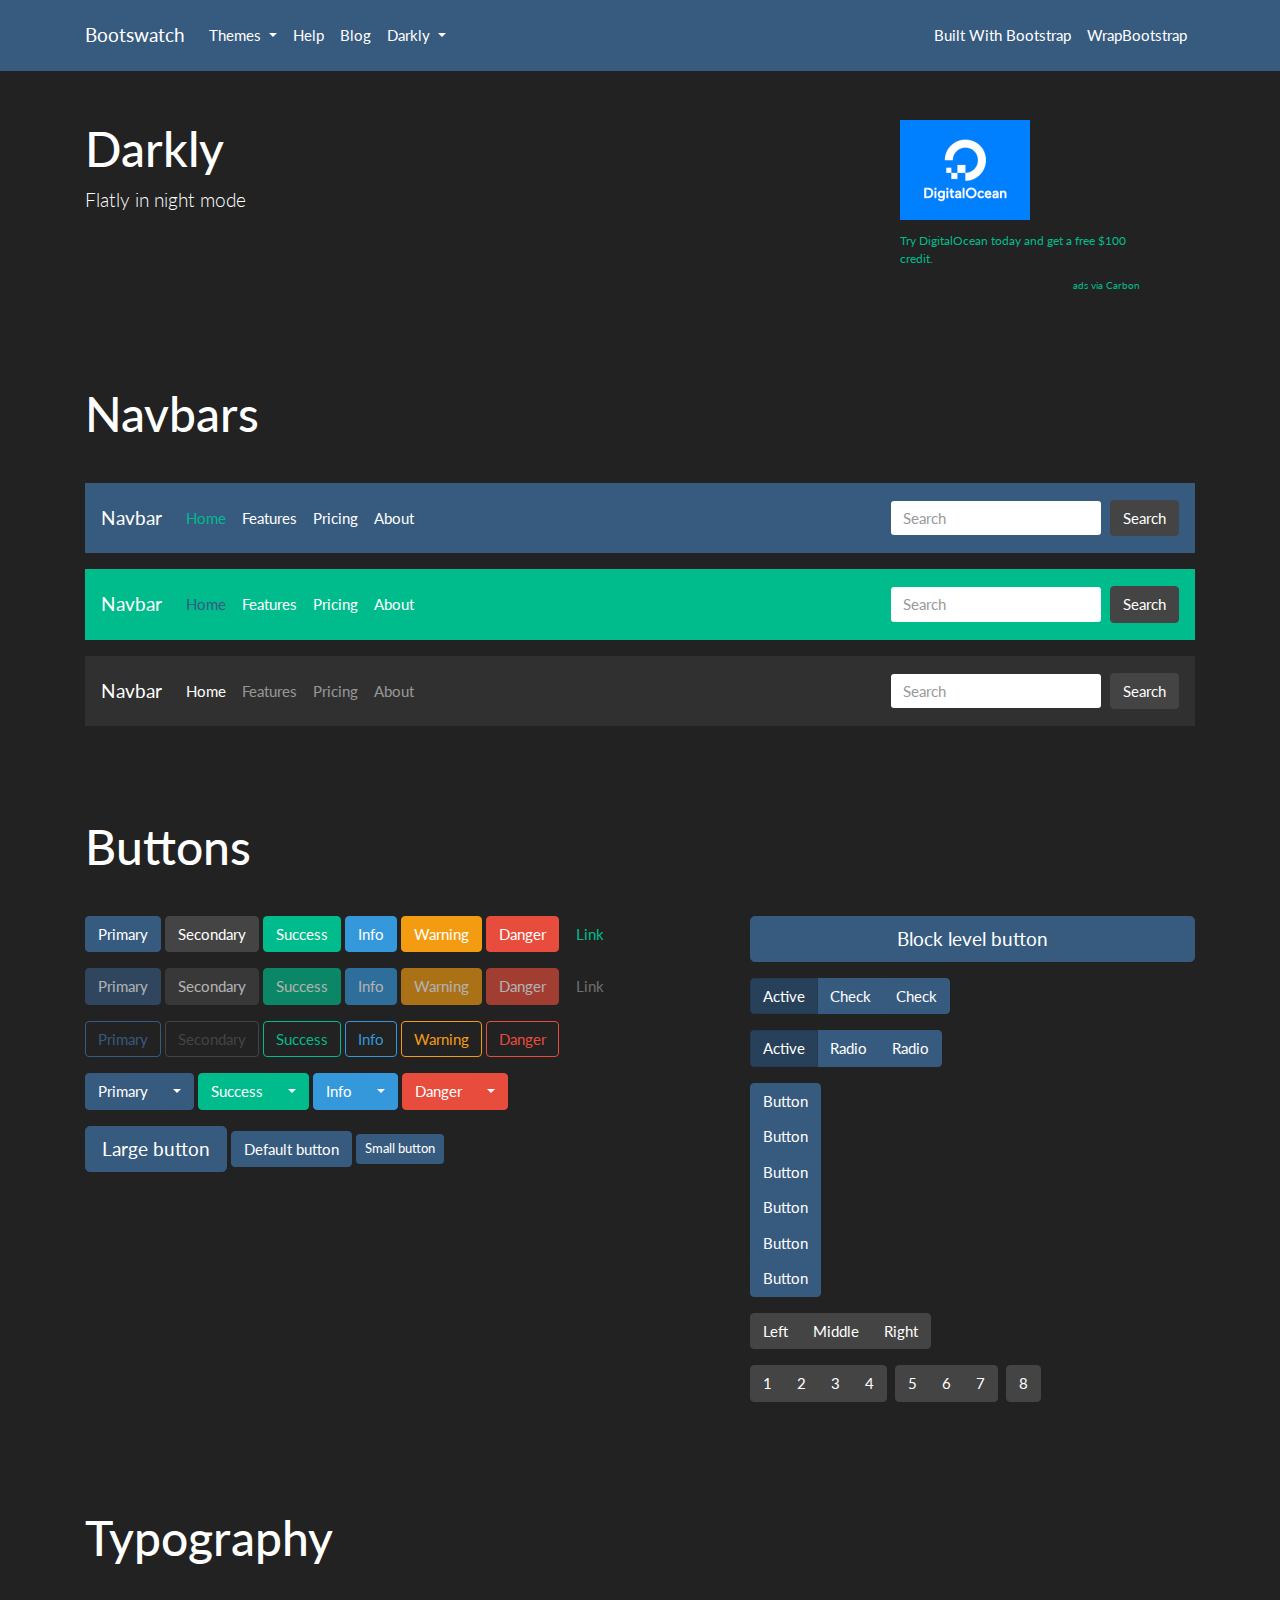
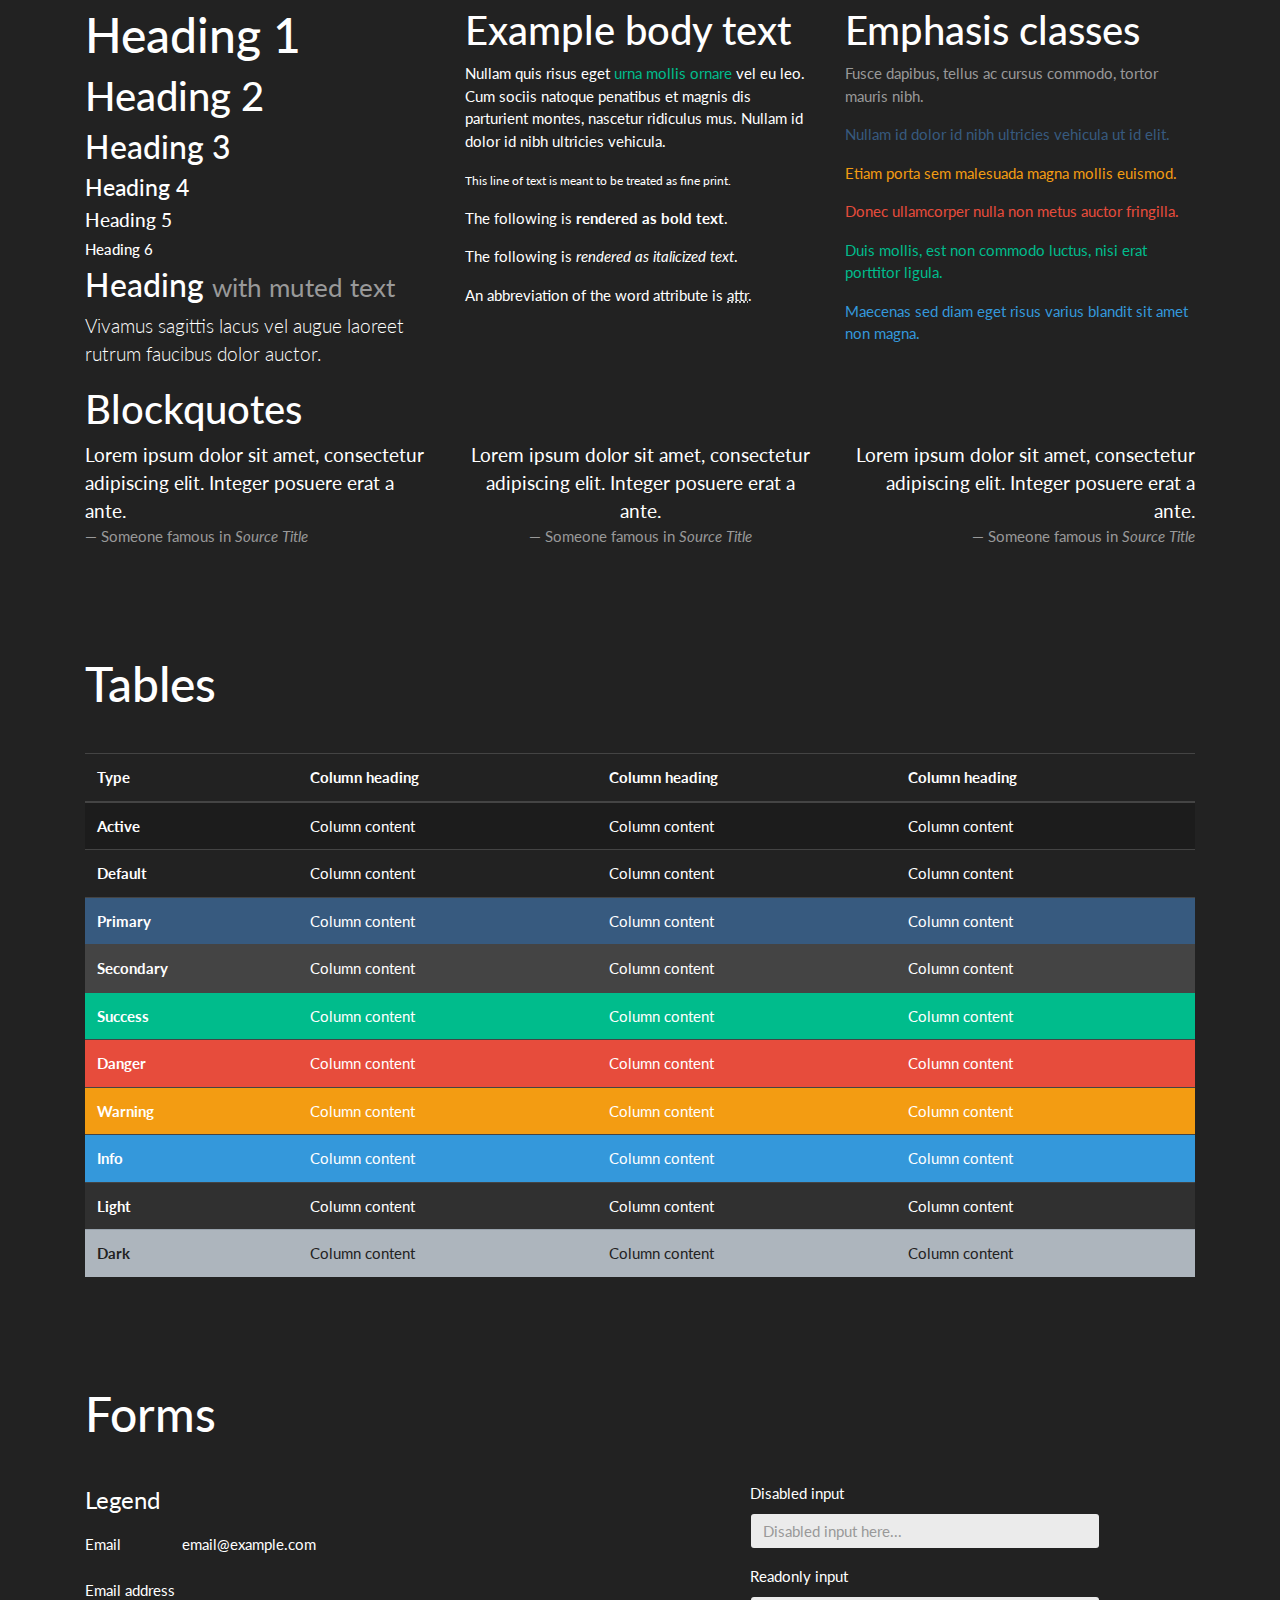
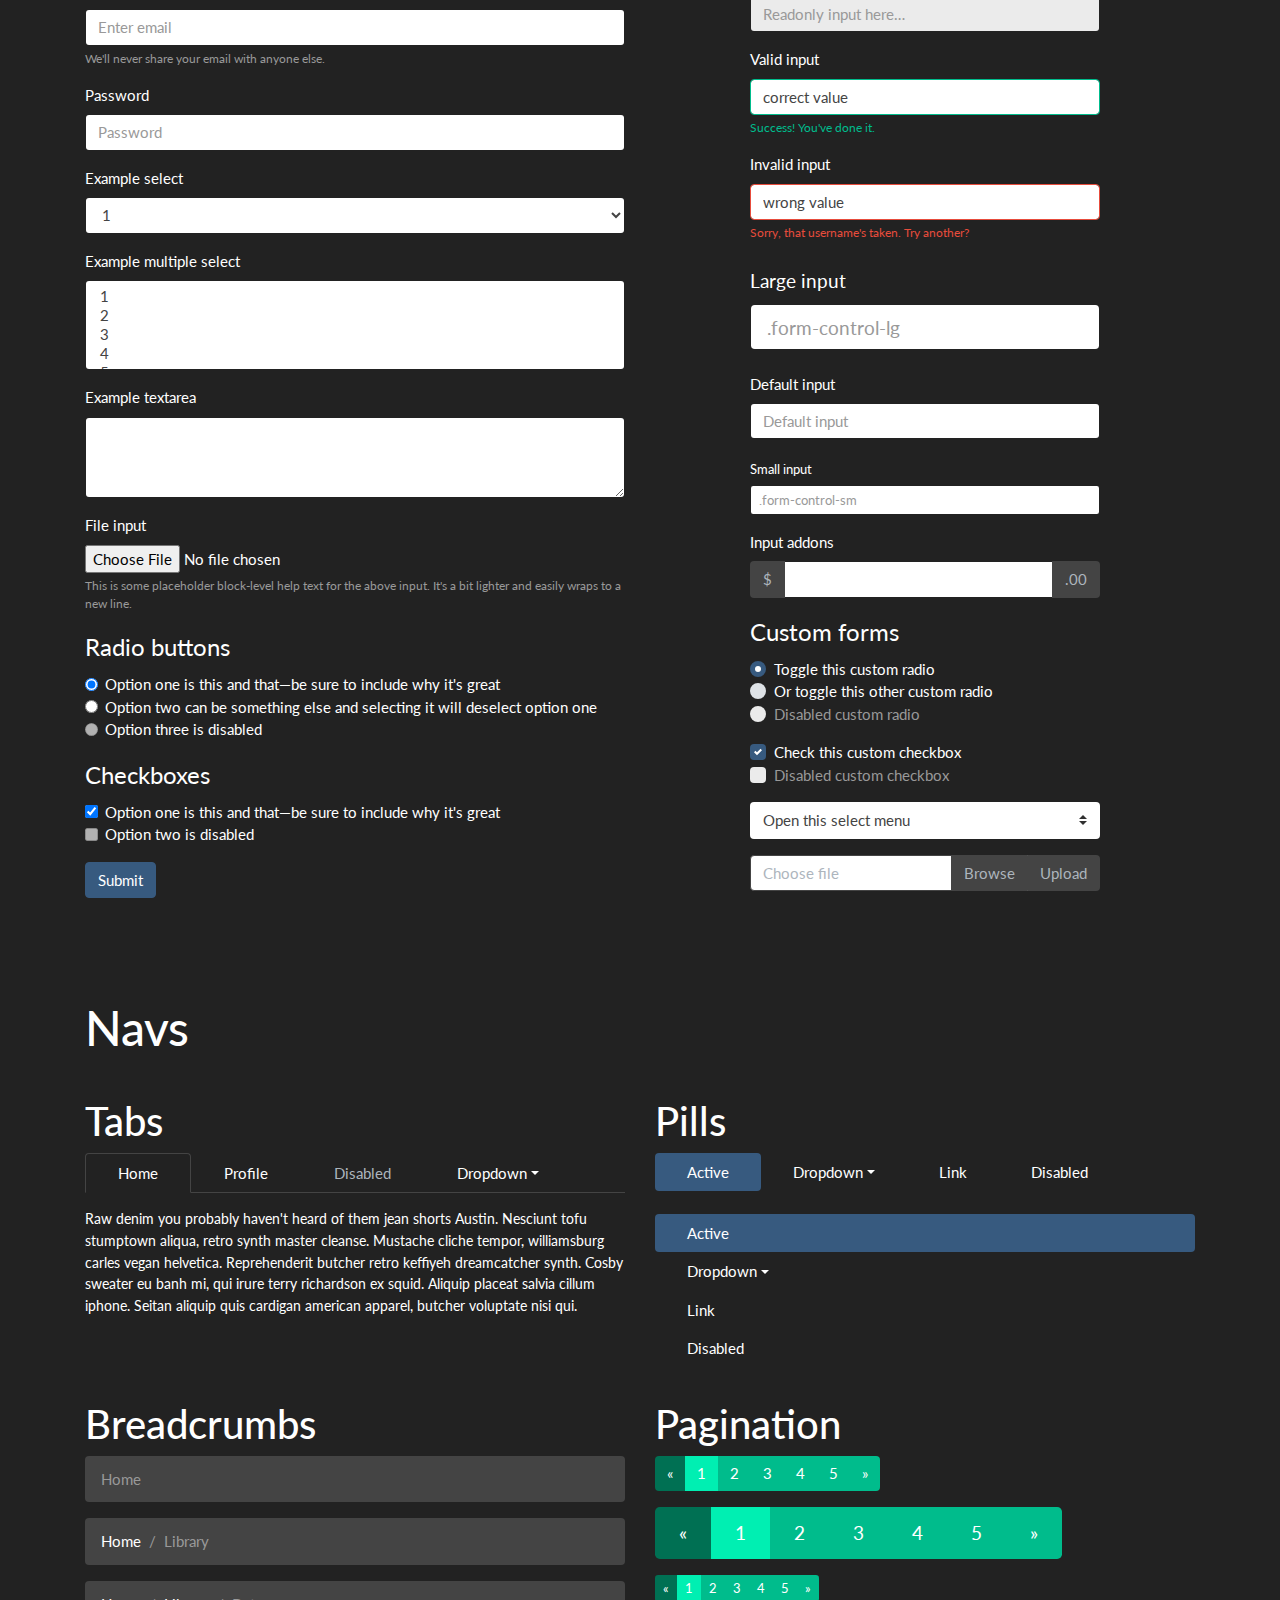
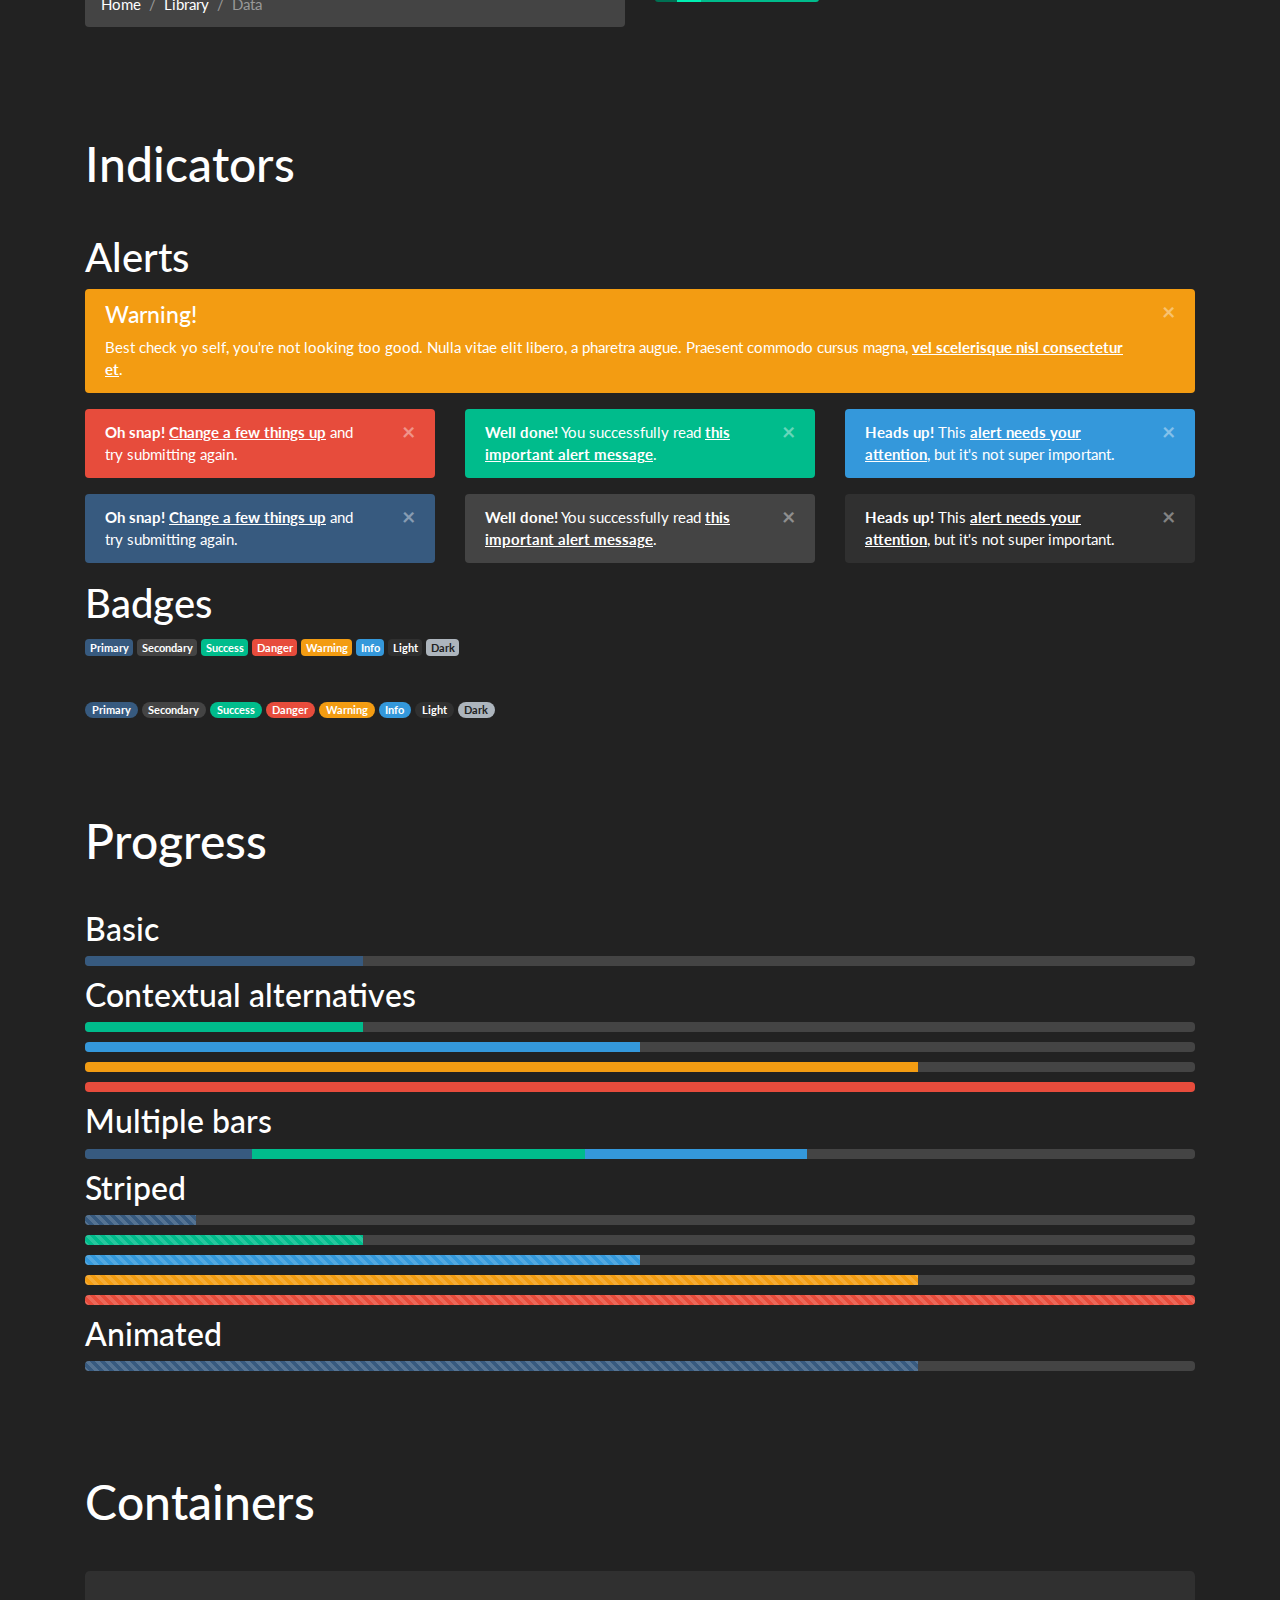
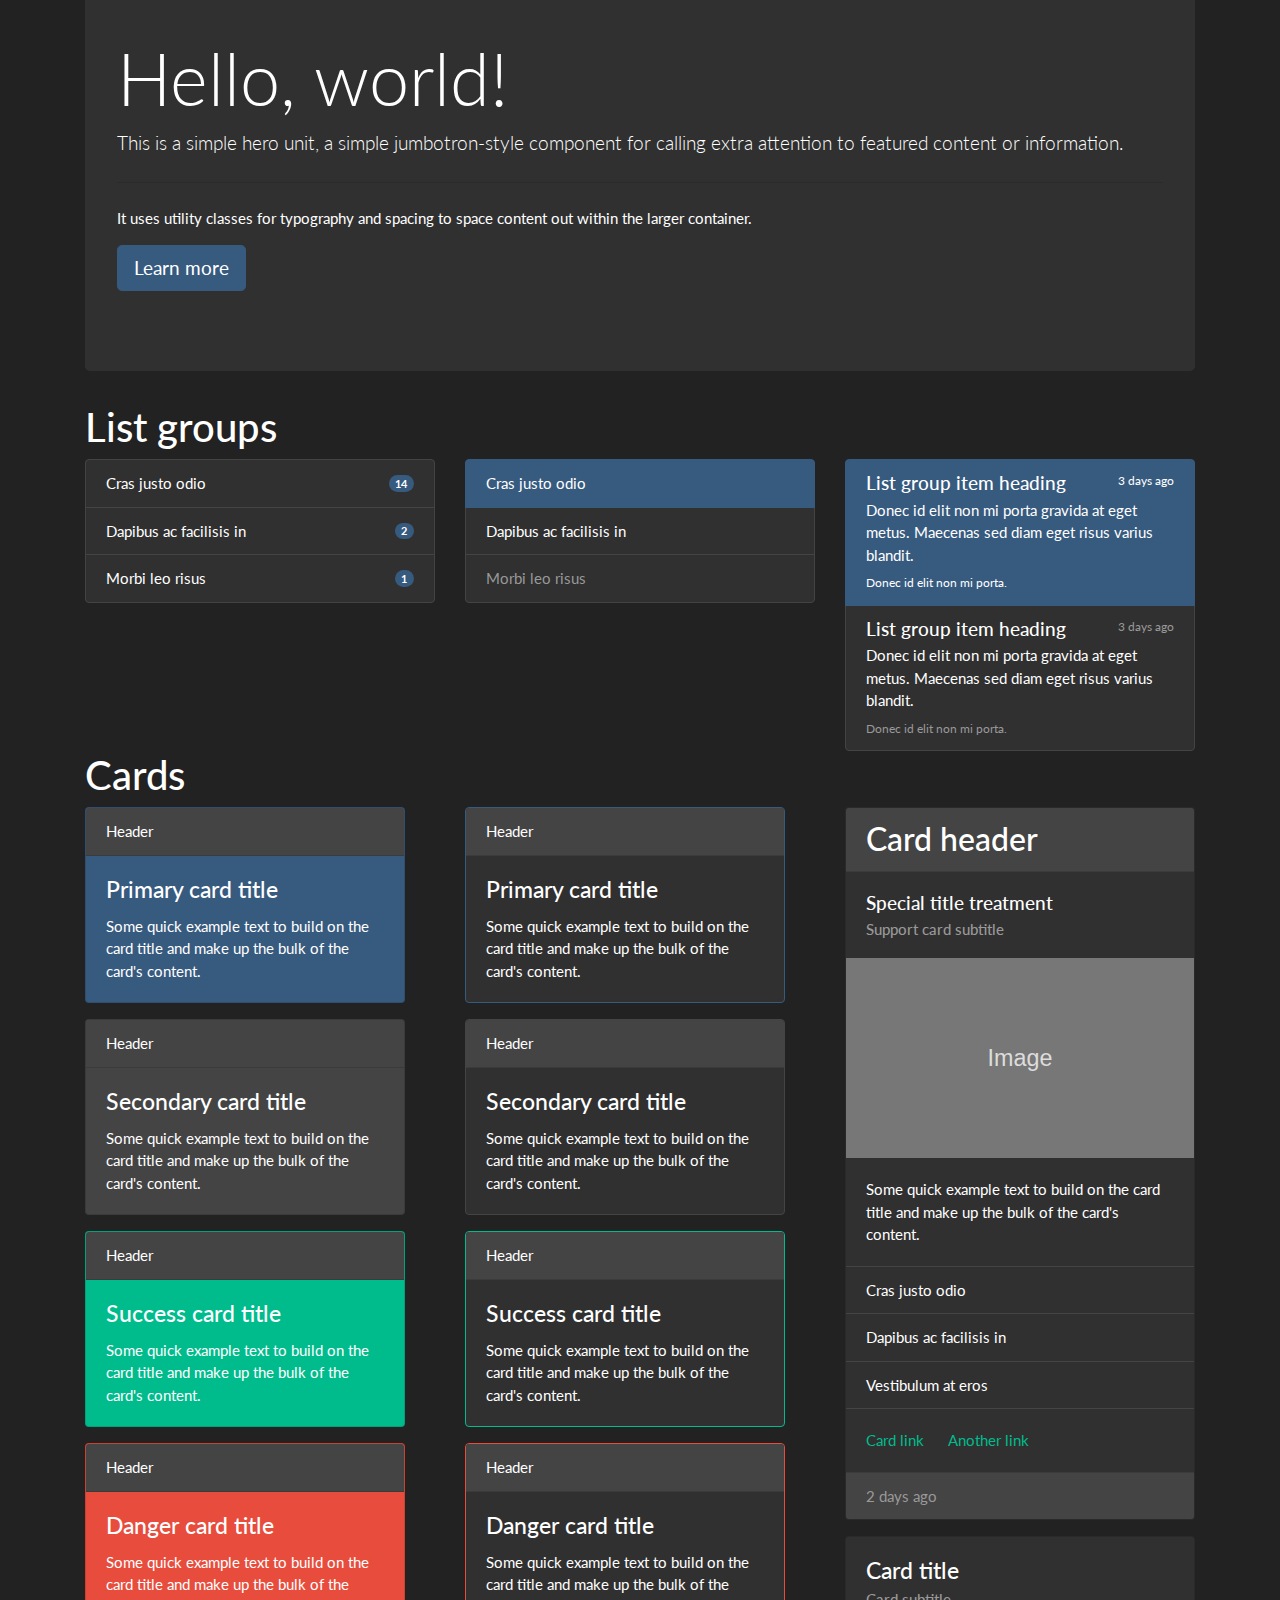
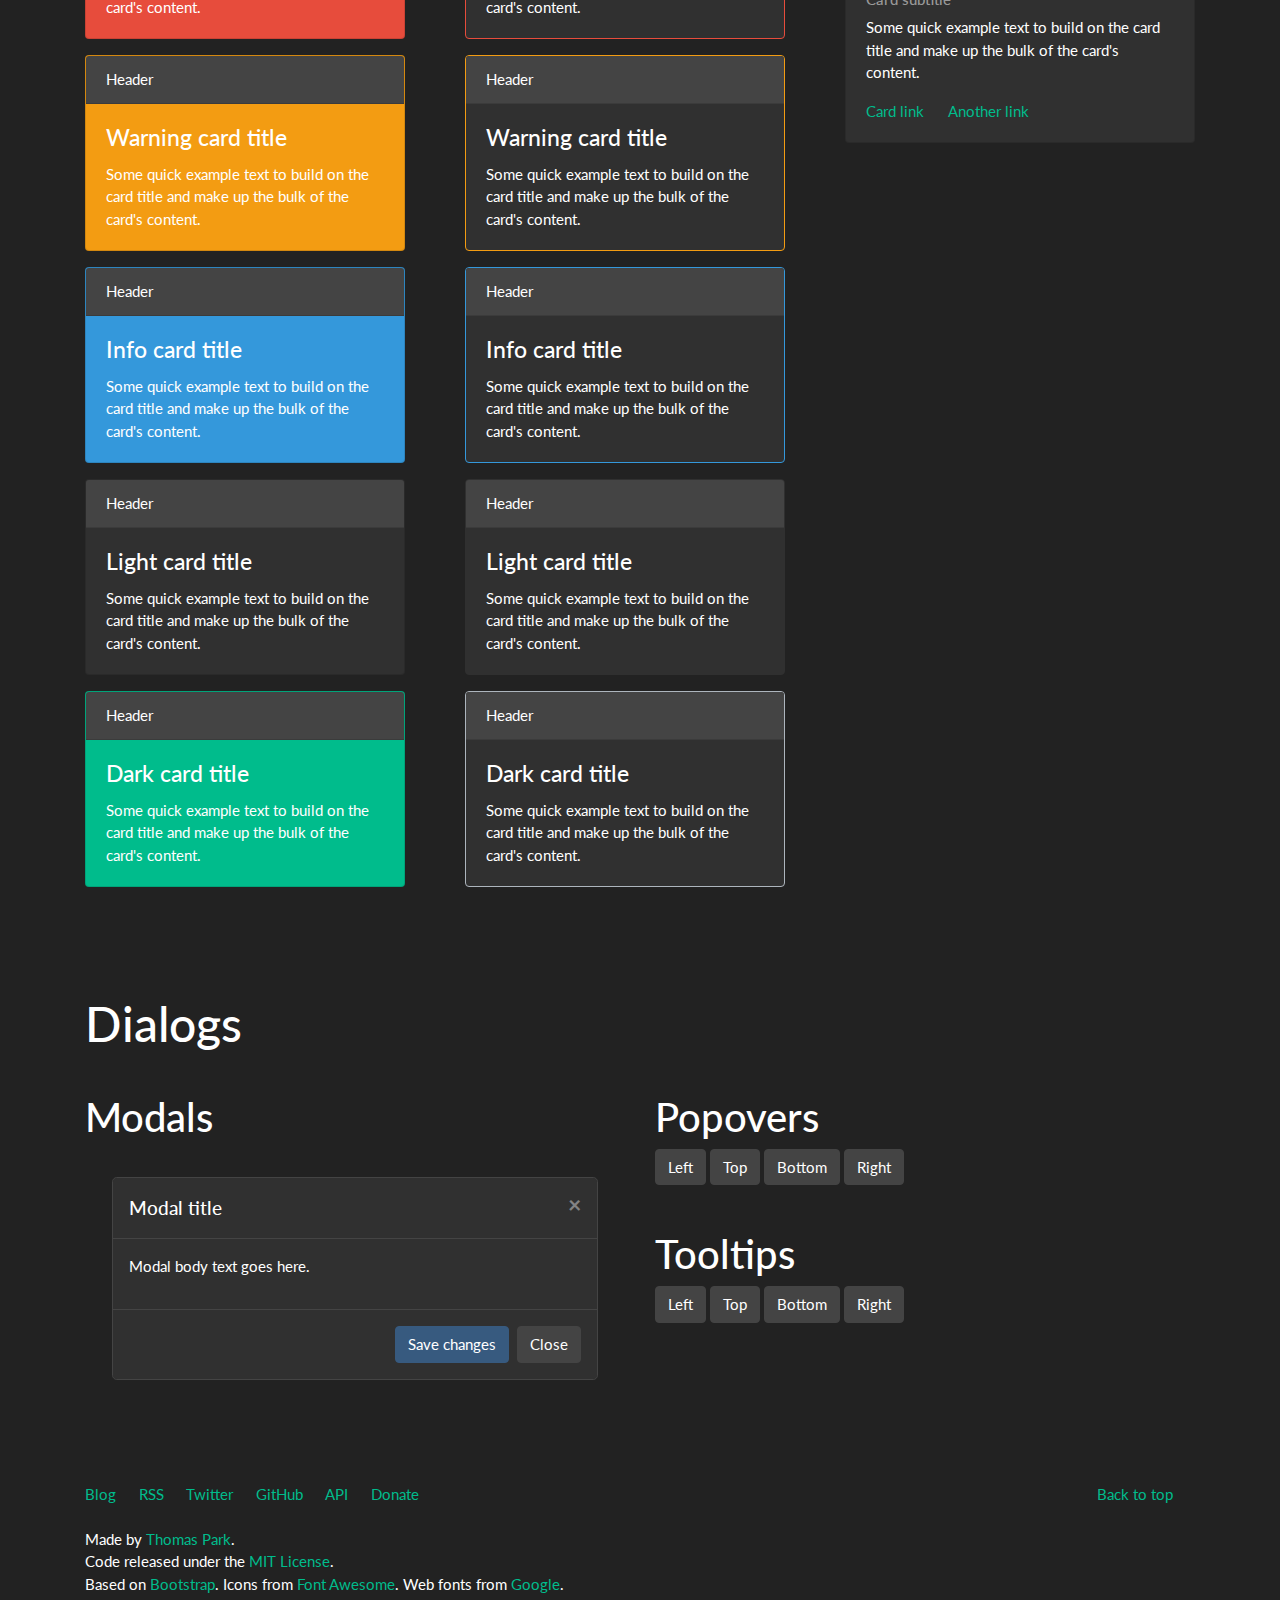
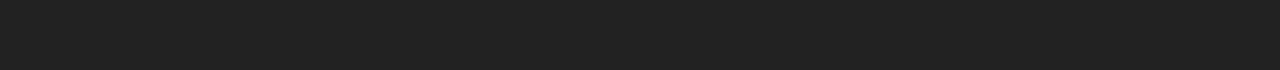
<file: bootstrap/Ayuda/Darkly/Bootswatch_ Darkly.html>
<!DOCTYPE html>
<!-- saved from url=(0030)https://bootswatch.com/darkly/ -->
<html lang="en"><head><meta http-equiv="Content-Type" content="text/html; charset=UTF-8">
    
    <title>Bootswatch: Darkly</title>
    <meta name="viewport" content="width=device-width, initial-scale=1">
    <meta http-equiv="X-UA-Compatible" content="IE=edge">
    <link rel="stylesheet" href="./Bootswatch_ Darkly_files/bootstrap.css" media="screen">
    <link rel="stylesheet" href="./Bootswatch_ Darkly_files/custom.min.css">
    <script type="text/javascript" async="" src="./Bootswatch_ Darkly_files/ga.js.descarga"></script><script>

     var _gaq = _gaq || [];
      _gaq.push(['_setAccount', 'UA-23019901-1']);
      _gaq.push(['_setDomainName', "bootswatch.com"]);
        _gaq.push(['_setAllowLinker', true]);
      _gaq.push(['_trackPageview']);

     (function() {
       var ga = document.createElement('script'); ga.type = 'text/javascript'; ga.async = true;
       ga.src = ('https:' == document.location.protocol ? 'https://ssl' : 'http://www') + '.google-analytics.com/ga.js';
       var s = document.getElementsByTagName('script')[0]; s.parentNode.insertBefore(ga, s);
     })();

    </script>
  <script id="_carbonads_projs" type="text/javascript" src="./Bootswatch_ Darkly_files/CKYIE23N.json"></script></head>
  <body>
    <div class="navbar navbar-expand-lg fixed-top navbar-dark bg-primary">
      <div class="container">
        <a href="https://bootswatch.com/" class="navbar-brand">Bootswatch</a>
        <button class="navbar-toggler" type="button" data-toggle="collapse" data-target="#navbarResponsive" aria-controls="navbarResponsive" aria-expanded="false" aria-label="Toggle navigation">
          <span class="navbar-toggler-icon"></span>
        </button>
        <div class="collapse navbar-collapse" id="navbarResponsive">
          <ul class="navbar-nav">
            <li class="nav-item dropdown">
              <a class="nav-link dropdown-toggle" data-toggle="dropdown" href="https://bootswatch.com/darkly/#" id="themes">Themes <span class="caret"></span></a>
              <div class="dropdown-menu" aria-labelledby="themes">
                <a class="dropdown-item" href="https://bootswatch.com/default/">Default</a>
                <div class="dropdown-divider"></div>
                <a class="dropdown-item" href="https://bootswatch.com/cerulean/">Cerulean</a>
                <a class="dropdown-item" href="https://bootswatch.com/cosmo/">Cosmo</a>
                <a class="dropdown-item" href="https://bootswatch.com/cyborg/">Cyborg</a>
                <a class="dropdown-item" href="https://bootswatch.com/darkly/">Darkly</a>
                <a class="dropdown-item" href="https://bootswatch.com/flatly/">Flatly</a>
                <a class="dropdown-item" href="https://bootswatch.com/journal/">Journal</a>
                <a class="dropdown-item" href="https://bootswatch.com/litera/">Litera</a>
                <a class="dropdown-item" href="https://bootswatch.com/lumen/">Lumen</a>
                <a class="dropdown-item" href="https://bootswatch.com/lux/">Lux</a>
                <a class="dropdown-item" href="https://bootswatch.com/materia/">Materia</a>
                <a class="dropdown-item" href="https://bootswatch.com/minty/">Minty</a>
                <a class="dropdown-item" href="https://bootswatch.com/pulse/">Pulse</a>
                <a class="dropdown-item" href="https://bootswatch.com/sandstone/">Sandstone</a>
                <a class="dropdown-item" href="https://bootswatch.com/simplex/">Simplex</a>
                <a class="dropdown-item" href="https://bootswatch.com/sketchy/">Sketchy</a>
                <a class="dropdown-item" href="https://bootswatch.com/slate/">Slate</a>
                <a class="dropdown-item" href="https://bootswatch.com/solar/">Solar</a>
                <a class="dropdown-item" href="https://bootswatch.com/spacelab/">Spacelab</a>
                <a class="dropdown-item" href="https://bootswatch.com/superhero/">Superhero</a>
                <a class="dropdown-item" href="https://bootswatch.com/united/">United</a>
                <a class="dropdown-item" href="https://bootswatch.com/yeti/">Yeti</a>
              </div>
            </li>
            <li class="nav-item">
              <a class="nav-link" href="https://bootswatch.com/help/">Help</a>
            </li>
            <li class="nav-item">
              <a class="nav-link" href="http://blog.bootswatch.com/">Blog</a>
            </li>
            <li class="nav-item dropdown">
              <a class="nav-link dropdown-toggle" data-toggle="dropdown" href="https://bootswatch.com/darkly/#" id="download">Darkly <span class="caret"></span></a>
              <div class="dropdown-menu" aria-labelledby="download">
                <a class="dropdown-item" href="https://jsfiddle.net/bootswatch/1172d9hh/">Open in JSFiddle</a>
                <div class="dropdown-divider"></div>
                <a class="dropdown-item" href="https://bootswatch.com/4/darkly/bootstrap.min.css">bootstrap.min.css</a>
                <a class="dropdown-item" href="./Bootswatch_ Darkly_files/bootstrap.css">bootstrap.css</a>
                <div class="dropdown-divider"></div>
                <a class="dropdown-item" href="https://bootswatch.com/4/darkly/_variables.scss">_variables.scss</a>
                <a class="dropdown-item" href="https://bootswatch.com/4/darkly/_bootswatch.scss">_bootswatch.scss</a>
              </div>
            </li>
          </ul>

          <ul class="nav navbar-nav ml-auto">
            <li class="nav-item">
              <a class="nav-link" href="http://builtwithbootstrap.com/" target="_blank">Built With Bootstrap</a>
            </li>
            <li class="nav-item">
              <a class="nav-link" href="https://wrapbootstrap.com/?ref=bsw" target="_blank">WrapBootstrap</a>
            </li>
          </ul>

        </div>
      </div>
    </div>


    <div class="container">

      <div class="page-header" id="banner">
        <div class="row">
          <div class="col-lg-8 col-md-7 col-sm-6">
            <h1>Darkly</h1>
            <p class="lead">Flatly in night mode</p>
          </div>
          <div class="col-lg-4 col-md-5 col-sm-6">
            <div class="sponsor">
              <script async="" type="text/javascript" src="./Bootswatch_ Darkly_files/carbon.js.descarga" id="_carbonads_js"></script><div id="carbonads"><span><span class="carbon-wrap"><a href="https://srv.carbonads.net/ads/click/x/GTND42QIF6SDP23UCAB4YKQMCKAIKK3WCEBDLZ3JCW7IL53ECESDL5QKC6BIC5QNCWYIKK3EHJNCLSIZ?segment=placement:bootswatchcom;" class="carbon-img" target="_blank" rel="noopener"><img src="./Bootswatch_ Darkly_files/1538677439-digitalocean-260x200-blue_1_.png" alt="" border="0" height="100" width="130" style="max-width: 130px;"></a><a href="https://srv.carbonads.net/ads/click/x/GTND42QIF6SDP23UCAB4YKQMCKAIKK3WCEBDLZ3JCW7IL53ECESDL5QKC6BIC5QNCWYIKK3EHJNCLSIZ?segment=placement:bootswatchcom;" class="carbon-text" target="_blank" rel="noopener">Try DigitalOcean today and get a free $100 credit.</a></span><a href="http://carbonads.net/?utm_source=bootswatchcom&amp;utm_medium=ad_via_link&amp;utm_campaign=in_unit&amp;utm_term=carbon" class="carbon-poweredby" target="_blank" rel="noopener">ads via Carbon</a><img src="./Bootswatch_ Darkly_files/B21757417.230484297" border="0" height="1" width="1" style="display: none;"></span></div>
            </div>
          </div>
        </div>
      </div>

      <!-- Navbar
      ================================================== -->
      <div class="bs-docs-section clearfix">
        <div class="row">
          <div class="col-lg-12">
            <div class="page-header">
              <h1 id="navbars">Navbars</h1>
            </div>

            <div class="bs-component">
              <nav class="navbar navbar-expand-lg navbar-dark bg-primary">
                <a class="navbar-brand" href="https://bootswatch.com/darkly/#">Navbar</a>
                <button class="navbar-toggler" type="button" data-toggle="collapse" data-target="#navbarColor01" aria-controls="navbarColor01" aria-expanded="false" aria-label="Toggle navigation">
                  <span class="navbar-toggler-icon"></span>
                </button>

                <div class="collapse navbar-collapse" id="navbarColor01">
                  <ul class="navbar-nav mr-auto">
                    <li class="nav-item active">
                      <a class="nav-link" href="https://bootswatch.com/darkly/#">Home <span class="sr-only">(current)</span></a>
                    </li>
                    <li class="nav-item">
                      <a class="nav-link" href="https://bootswatch.com/darkly/#">Features</a>
                    </li>
                    <li class="nav-item">
                      <a class="nav-link" href="https://bootswatch.com/darkly/#">Pricing</a>
                    </li>
                    <li class="nav-item">
                      <a class="nav-link" href="https://bootswatch.com/darkly/#">About</a>
                    </li>
                  </ul>
                  <form class="form-inline my-2 my-lg-0">
                    <input class="form-control mr-sm-2" type="text" placeholder="Search">
                    <button class="btn btn-secondary my-2 my-sm-0" type="submit">Search</button>
                  </form>
                </div>
              </nav>
            </div>

            <div class="bs-component">
              <nav class="navbar navbar-expand-lg navbar-dark bg-dark">
                <a class="navbar-brand" href="https://bootswatch.com/darkly/#">Navbar</a>
                <button class="navbar-toggler" type="button" data-toggle="collapse" data-target="#navbarColor02" aria-controls="navbarColor02" aria-expanded="false" aria-label="Toggle navigation">
                  <span class="navbar-toggler-icon"></span>
                </button>

                <div class="collapse navbar-collapse" id="navbarColor02">
                  <ul class="navbar-nav mr-auto">
                    <li class="nav-item active">
                      <a class="nav-link" href="https://bootswatch.com/darkly/#">Home <span class="sr-only">(current)</span></a>
                    </li>
                    <li class="nav-item">
                      <a class="nav-link" href="https://bootswatch.com/darkly/#">Features</a>
                    </li>
                    <li class="nav-item">
                      <a class="nav-link" href="https://bootswatch.com/darkly/#">Pricing</a>
                    </li>
                    <li class="nav-item">
                      <a class="nav-link" href="https://bootswatch.com/darkly/#">About</a>
                    </li>
                  </ul>
                  <form class="form-inline my-2 my-lg-0">
                    <input class="form-control mr-sm-2" type="text" placeholder="Search">
                    <button class="btn btn-secondary my-2 my-sm-0" type="submit">Search</button>
                  </form>
                </div>
              </nav>
            </div>

            <div class="bs-component">
              <nav class="navbar navbar-expand-lg navbar-light bg-light">
                <a class="navbar-brand" href="https://bootswatch.com/darkly/#">Navbar</a>
                <button class="navbar-toggler" type="button" data-toggle="collapse" data-target="#navbarColor03" aria-controls="navbarColor03" aria-expanded="false" aria-label="Toggle navigation">
                  <span class="navbar-toggler-icon"></span>
                </button>

                <div class="collapse navbar-collapse" id="navbarColor03">
                  <ul class="navbar-nav mr-auto">
                    <li class="nav-item active">
                      <a class="nav-link" href="https://bootswatch.com/darkly/#">Home <span class="sr-only">(current)</span></a>
                    </li>
                    <li class="nav-item">
                      <a class="nav-link" href="https://bootswatch.com/darkly/#">Features</a>
                    </li>
                    <li class="nav-item">
                      <a class="nav-link" href="https://bootswatch.com/darkly/#">Pricing</a>
                    </li>
                    <li class="nav-item">
                      <a class="nav-link" href="https://bootswatch.com/darkly/#">About</a>
                    </li>
                  </ul>
                  <form class="form-inline my-2 my-lg-0">
                    <input class="form-control mr-sm-2" type="text" placeholder="Search">
                    <button class="btn btn-secondary my-2 my-sm-0" type="submit">Search</button>
                  </form>
                </div>
              </nav>
            </div>

          </div>
        </div>
      </div>


      <!-- Buttons
      ================================================== -->
      <div class="bs-docs-section">
        <div class="page-header">
          <div class="row">
            <div class="col-lg-12">
              <h1 id="buttons">Buttons</h1>
            </div>
          </div>
        </div>

        <div class="row">
          <div class="col-lg-7">

            <p class="bs-component">
              <button type="button" class="btn btn-primary">Primary</button>
              <button type="button" class="btn btn-secondary">Secondary</button>
              <button type="button" class="btn btn-success">Success</button>
              <button type="button" class="btn btn-info">Info</button>
              <button type="button" class="btn btn-warning">Warning</button>
              <button type="button" class="btn btn-danger">Danger</button>
              <button type="button" class="btn btn-link">Link</button>
            </p>

            <p class="bs-component">
              <button type="button" class="btn btn-primary disabled">Primary</button>
              <button type="button" class="btn btn-secondary disabled">Secondary</button>
              <button type="button" class="btn btn-success disabled">Success</button>
              <button type="button" class="btn btn-info disabled">Info</button>
              <button type="button" class="btn btn-warning disabled">Warning</button>
              <button type="button" class="btn btn-danger disabled">Danger</button>
              <button type="button" class="btn btn-link disabled">Link</button>
            </p>

            <p class="bs-component">
              <button type="button" class="btn btn-outline-primary">Primary</button>
              <button type="button" class="btn btn-outline-secondary">Secondary</button>
              <button type="button" class="btn btn-outline-success">Success</button>
              <button type="button" class="btn btn-outline-info">Info</button>
              <button type="button" class="btn btn-outline-warning">Warning</button>
              <button type="button" class="btn btn-outline-danger">Danger</button>
            </p>

            <div class="bs-component">
              <div class="btn-group" role="group" aria-label="Button group with nested dropdown">
                <button type="button" class="btn btn-primary">Primary</button>
                <div class="btn-group" role="group">
                  <button id="btnGroupDrop1" type="button" class="btn btn-primary dropdown-toggle" data-toggle="dropdown" aria-haspopup="true" aria-expanded="false"></button>
                  <div class="dropdown-menu" aria-labelledby="btnGroupDrop1">
                    <a class="dropdown-item" href="https://bootswatch.com/darkly/#">Dropdown link</a>
                    <a class="dropdown-item" href="https://bootswatch.com/darkly/#">Dropdown link</a>
                  </div>
                </div>
              </div>

              <div class="btn-group" role="group" aria-label="Button group with nested dropdown">
                <button type="button" class="btn btn-success">Success</button>
                <div class="btn-group" role="group">
                  <button id="btnGroupDrop2" type="button" class="btn btn-success dropdown-toggle" data-toggle="dropdown" aria-haspopup="true" aria-expanded="false"></button>
                  <div class="dropdown-menu" aria-labelledby="btnGroupDrop2">
                    <a class="dropdown-item" href="https://bootswatch.com/darkly/#">Dropdown link</a>
                    <a class="dropdown-item" href="https://bootswatch.com/darkly/#">Dropdown link</a>
                  </div>
                </div>
              </div>
              
              <div class="btn-group" role="group" aria-label="Button group with nested dropdown">
                <button type="button" class="btn btn-info">Info</button>
                <div class="btn-group" role="group">
                  <button id="btnGroupDrop3" type="button" class="btn btn-info dropdown-toggle" data-toggle="dropdown" aria-haspopup="true" aria-expanded="false"></button>
                  <div class="dropdown-menu" aria-labelledby="btnGroupDrop3">
                    <a class="dropdown-item" href="https://bootswatch.com/darkly/#">Dropdown link</a>
                    <a class="dropdown-item" href="https://bootswatch.com/darkly/#">Dropdown link</a>
                  </div>
                </div>
              </div>
              
              <div class="btn-group" role="group" aria-label="Button group with nested dropdown">
                <button type="button" class="btn btn-danger">Danger</button>
                <div class="btn-group" role="group">
                  <button id="btnGroupDrop4" type="button" class="btn btn-danger dropdown-toggle" data-toggle="dropdown" aria-haspopup="true" aria-expanded="false"></button>
                  <div class="dropdown-menu" aria-labelledby="btnGroupDrop4">
                    <a class="dropdown-item" href="https://bootswatch.com/darkly/#">Dropdown link</a>
                    <a class="dropdown-item" href="https://bootswatch.com/darkly/#">Dropdown link</a>
                  </div>
                </div>
              </div>
            </div>

            <div class="bs-component">
              <button type="button" class="btn btn-primary btn-lg">Large button</button>
              <button type="button" class="btn btn-primary">Default button</button>
              <button type="button" class="btn btn-primary btn-sm">Small button</button>
            </div>

          </div>
          <div class="col-lg-5">

            <p class="bs-component">
              <button type="button" class="btn btn-primary btn-lg btn-block">Block level button</button>
            </p>

            <div class="bs-component" style="margin-bottom: 15px;">
              <div class="btn-group btn-group-toggle" data-toggle="buttons">
                <label class="btn btn-primary active">
                  <input type="checkbox" checked="" autocomplete="off"> Active
                </label>
                <label class="btn btn-primary">
                  <input type="checkbox" autocomplete="off"> Check
                </label>
                <label class="btn btn-primary">
                  <input type="checkbox" autocomplete="off"> Check
                </label>
              </div>
            </div>

            <div class="bs-component" style="margin-bottom: 15px;">
              <div class="btn-group btn-group-toggle" data-toggle="buttons">
                <label class="btn btn-primary active">
                  <input type="radio" name="options" id="option1" autocomplete="off" checked=""> Active
                </label>
                <label class="btn btn-primary">
                  <input type="radio" name="options" id="option2" autocomplete="off"> Radio
                </label>
                <label class="btn btn-primary">
                  <input type="radio" name="options" id="option3" autocomplete="off"> Radio
                </label>
              </div>
            </div>

            <div class="bs-component">
              <div class="btn-group-vertical" data-toggle="buttons">
                <button type="button" class="btn btn-primary">Button</button>
                <button type="button" class="btn btn-primary">Button</button>
                <button type="button" class="btn btn-primary">Button</button>
                <button type="button" class="btn btn-primary">Button</button>
                <button type="button" class="btn btn-primary">Button</button>
                <button type="button" class="btn btn-primary">Button</button>
              </div>
            </div>

            <div class="bs-component" style="margin-bottom: 15px;">
              <div class="btn-group" role="group" aria-label="Basic example">
                <button type="button" class="btn btn-secondary">Left</button>
                <button type="button" class="btn btn-secondary">Middle</button>
                <button type="button" class="btn btn-secondary">Right</button>
              </div>
            </div>

            <div class="bs-component" style="margin-bottom: 15px;">
              <div class="btn-toolbar" role="toolbar" aria-label="Toolbar with button groups">
                <div class="btn-group mr-2" role="group" aria-label="First group">
                  <button type="button" class="btn btn-secondary">1</button>
                  <button type="button" class="btn btn-secondary">2</button>
                  <button type="button" class="btn btn-secondary">3</button>
                  <button type="button" class="btn btn-secondary">4</button>
                </div>
                <div class="btn-group mr-2" role="group" aria-label="Second group">
                  <button type="button" class="btn btn-secondary">5</button>
                  <button type="button" class="btn btn-secondary">6</button>
                  <button type="button" class="btn btn-secondary">7</button>
                </div>
                <div class="btn-group" role="group" aria-label="Third group">
                  <button type="button" class="btn btn-secondary">8</button>
                </div>
              </div>
            </div>

          </div>
        </div>
      </div>

      <!-- Typography
      ================================================== -->
      <div class="bs-docs-section">
        <div class="row">
          <div class="col-lg-12">
            <div class="page-header">
              <h1 id="typography">Typography</h1>
            </div>
          </div>
        </div>

        <!-- Headings -->

        <div class="row">
          <div class="col-lg-4">
            <div class="bs-component">
              <h1>Heading 1</h1>
              <h2>Heading 2</h2>
              <h3>Heading 3</h3>
              <h4>Heading 4</h4>
              <h5>Heading 5</h5>
              <h6>Heading 6</h6>
              <h3>
                Heading
                <small class="text-muted">with muted text</small>
              </h3>
              <p class="lead">Vivamus sagittis lacus vel augue laoreet rutrum faucibus dolor auctor.</p>
            </div>
          </div>
          <div class="col-lg-4">
            <div class="bs-component">
              <h2>Example body text</h2>
              <p>Nullam quis risus eget <a href="https://bootswatch.com/darkly/#">urna mollis ornare</a> vel eu leo. Cum sociis natoque penatibus et magnis dis parturient montes, nascetur ridiculus mus. Nullam id dolor id nibh ultricies vehicula.</p>
              <p><small>This line of text is meant to be treated as fine print.</small></p>
              <p>The following is <strong>rendered as bold text</strong>.</p>
              <p>The following is <em>rendered as italicized text</em>.</p>
              <p>An abbreviation of the word attribute is <abbr title="attribute">attr</abbr>.</p>
            </div>

          </div>
          <div class="col-lg-4">
            <div class="bs-component">
              <h2>Emphasis classes</h2>
              <p class="text-muted">Fusce dapibus, tellus ac cursus commodo, tortor mauris nibh.</p>
              <p class="text-primary">Nullam id dolor id nibh ultricies vehicula ut id elit.</p>
              <p class="text-warning">Etiam porta sem malesuada magna mollis euismod.</p>
              <p class="text-danger">Donec ullamcorper nulla non metus auctor fringilla.</p>
              <p class="text-success">Duis mollis, est non commodo luctus, nisi erat porttitor ligula.</p>
              <p class="text-info">Maecenas sed diam eget risus varius blandit sit amet non magna.</p>
            </div>

          </div>
        </div>

        <!-- Blockquotes -->

        <div class="row">
          <div class="col-lg-12">
            <h2 id="type-blockquotes">Blockquotes</h2>
          </div>
        </div>
        <div class="row">
          <div class="col-lg-4">
            <div class="bs-component">
              <blockquote class="blockquote">
                <p class="mb-0">Lorem ipsum dolor sit amet, consectetur adipiscing elit. Integer posuere erat a ante.</p>
                <footer class="blockquote-footer">Someone famous in <cite title="Source Title">Source Title</cite></footer>
              </blockquote>
            </div>
          </div>
          <div class="col-lg-4">
            <div class="bs-component">
              <blockquote class="blockquote text-center">
                <p class="mb-0">Lorem ipsum dolor sit amet, consectetur adipiscing elit. Integer posuere erat a ante.</p>
                <footer class="blockquote-footer">Someone famous in <cite title="Source Title">Source Title</cite></footer>
              </blockquote>
            </div>
          </div>
          <div class="col-lg-4">
            <div class="bs-component">
              <blockquote class="blockquote text-right">
                <p class="mb-0">Lorem ipsum dolor sit amet, consectetur adipiscing elit. Integer posuere erat a ante.</p>
                <footer class="blockquote-footer">Someone famous in <cite title="Source Title">Source Title</cite></footer>
              </blockquote>
            </div>
          </div>
        </div>
      </div>

      <!-- Tables
      ================================================== -->
      <div class="bs-docs-section">

        <div class="row">
          <div class="col-lg-12">
            <div class="page-header">
              <h1 id="tables">Tables</h1>
            </div>

            <div class="bs-component">
              <table class="table table-hover">
                <thead>
                  <tr>
                    <th scope="col">Type</th>
                    <th scope="col">Column heading</th>
                    <th scope="col">Column heading</th>
                    <th scope="col">Column heading</th>
                  </tr>
                </thead>
                <tbody>
                  <tr class="table-active">
                    <th scope="row">Active</th>
                    <td>Column content</td>
                    <td>Column content</td>
                    <td>Column content</td>
                  </tr>
                  <tr>
                    <th scope="row">Default</th>
                    <td>Column content</td>
                    <td>Column content</td>
                    <td>Column content</td>
                  </tr>
                  <tr class="table-primary">
                    <th scope="row">Primary</th>
                    <td>Column content</td>
                    <td>Column content</td>
                    <td>Column content</td>
                  </tr>
                  <tr class="table-secondary">
                    <th scope="row">Secondary</th>
                    <td>Column content</td>
                    <td>Column content</td>
                    <td>Column content</td>
                  </tr>
                  <tr class="table-success">
                    <th scope="row">Success</th>
                    <td>Column content</td>
                    <td>Column content</td>
                    <td>Column content</td>
                  </tr>
                  <tr class="table-danger">
                    <th scope="row">Danger</th>
                    <td>Column content</td>
                    <td>Column content</td>
                    <td>Column content</td>
                  </tr>
                  <tr class="table-warning">
                    <th scope="row">Warning</th>
                    <td>Column content</td>
                    <td>Column content</td>
                    <td>Column content</td>
                  </tr>
                  <tr class="table-info">
                    <th scope="row">Info</th>
                    <td>Column content</td>
                    <td>Column content</td>
                    <td>Column content</td>
                  </tr>
                  <tr class="table-light">
                    <th scope="row">Light</th>
                    <td>Column content</td>
                    <td>Column content</td>
                    <td>Column content</td>
                  </tr>
                  <tr class="table-dark">
                    <th scope="row">Dark</th>
                    <td>Column content</td>
                    <td>Column content</td>
                    <td>Column content</td>
                  </tr>
                </tbody>
              </table> 
            </div><!-- /example -->
          </div>
        </div>
      </div>

      <!-- Forms
      ================================================== -->
      <div class="bs-docs-section">
        <div class="row">
          <div class="col-lg-12">
            <div class="page-header">
              <h1 id="forms">Forms</h1>
            </div>
          </div>
        </div>

        <div class="row">
          <div class="col-lg-6">
            <div class="bs-component">
              <form>
                <fieldset>
                  <legend>Legend</legend>
                  <div class="form-group row">
                    <label for="staticEmail" class="col-sm-2 col-form-label">Email</label>
                    <div class="col-sm-10">
                      <input type="text" readonly="" class="form-control-plaintext" id="staticEmail" value="email@example.com">
                    </div>
                  </div>
                  <div class="form-group">
                    <label for="exampleInputEmail1">Email address</label>
                    <input type="email" class="form-control" id="exampleInputEmail1" aria-describedby="emailHelp" placeholder="Enter email">
                    <small id="emailHelp" class="form-text text-muted">We'll never share your email with anyone else.</small>
                  </div>
                  <div class="form-group">
                    <label for="exampleInputPassword1">Password</label>
                    <input type="password" class="form-control" id="exampleInputPassword1" placeholder="Password">
                  </div>
                  <div class="form-group">
                    <label for="exampleSelect1">Example select</label>
                    <select class="form-control" id="exampleSelect1">
                      <option>1</option>
                      <option>2</option>
                      <option>3</option>
                      <option>4</option>
                      <option>5</option>
                    </select>
                  </div>
                  <div class="form-group">
                    <label for="exampleSelect2">Example multiple select</label>
                    <select multiple="" class="form-control" id="exampleSelect2">
                      <option>1</option>
                      <option>2</option>
                      <option>3</option>
                      <option>4</option>
                      <option>5</option>
                    </select>
                  </div>
                  <div class="form-group">
                    <label for="exampleTextarea">Example textarea</label>
                    <textarea class="form-control" id="exampleTextarea" rows="3"></textarea>
                  </div>
                  <div class="form-group">
                    <label for="exampleInputFile">File input</label>
                    <input type="file" class="form-control-file" id="exampleInputFile" aria-describedby="fileHelp">
                    <small id="fileHelp" class="form-text text-muted">This is some placeholder block-level help text for the above input. It's a bit lighter and easily wraps to a new line.</small>
                  </div>
                  <fieldset class="form-group">
                    <legend>Radio buttons</legend>
                    <div class="form-check">
                      <label class="form-check-label">
                        <input type="radio" class="form-check-input" name="optionsRadios" id="optionsRadios1" value="option1" checked="">
                        Option one is this and that—be sure to include why it's great
                      </label>
                    </div>
                    <div class="form-check">
                    <label class="form-check-label">
                        <input type="radio" class="form-check-input" name="optionsRadios" id="optionsRadios2" value="option2">
                        Option two can be something else and selecting it will deselect option one
                      </label>
                    </div>
                    <div class="form-check disabled">
                    <label class="form-check-label">
                        <input type="radio" class="form-check-input" name="optionsRadios" id="optionsRadios3" value="option3" disabled="">
                        Option three is disabled
                      </label>
                    </div>
                  </fieldset>
                  <fieldset class="form-group">
                    <legend>Checkboxes</legend>
                    <div class="form-check">
                      <label class="form-check-label">
                        <input class="form-check-input" type="checkbox" value="" checked="">
                        Option one is this and that—be sure to include why it's great
                      </label>
                    </div>
                    <div class="form-check disabled">
                      <label class="form-check-label">
                        <input class="form-check-input" type="checkbox" value="" disabled="">
                        Option two is disabled
                      </label>
                    </div>
                  </fieldset>
                  <button type="submit" class="btn btn-primary">Submit</button>
                </fieldset>
              </form>
            </div>
          </div>
          <div class="col-lg-4 offset-lg-1">

            <form class="bs-component">
              <div class="form-group">
                <fieldset disabled="">
                  <label class="control-label" for="disabledInput">Disabled input</label>
                  <input class="form-control" id="disabledInput" type="text" placeholder="Disabled input here..." disabled="">
                </fieldset>
              </div>

              <div class="form-group">
                <fieldset>
                  <label class="control-label" for="readOnlyInput">Readonly input</label>
                  <input class="form-control" id="readOnlyInput" type="text" placeholder="Readonly input here…" readonly="">
                </fieldset>
              </div>

              <div class="form-group has-success">
                <label class="form-control-label" for="inputSuccess1">Valid input</label>
                <input type="text" value="correct value" class="form-control is-valid" id="inputValid">
                <div class="valid-feedback">Success! You've done it.</div>
              </div>

              <div class="form-group has-danger">
                <label class="form-control-label" for="inputDanger1">Invalid input</label>
                <input type="text" value="wrong value" class="form-control is-invalid" id="inputInvalid">
                <div class="invalid-feedback">Sorry, that username's taken. Try another?</div>
              </div>

              <div class="form-group">
                <label class="col-form-label col-form-label-lg" for="inputLarge">Large input</label>
                <input class="form-control form-control-lg" type="text" placeholder=".form-control-lg" id="inputLarge">
              </div>

              <div class="form-group">
                <label class="col-form-label" for="inputDefault">Default input</label>
                <input type="text" class="form-control" placeholder="Default input" id="inputDefault">
              </div>

              <div class="form-group">
                <label class="col-form-label col-form-label-sm" for="inputSmall">Small input</label>
                <input class="form-control form-control-sm" type="text" placeholder=".form-control-sm" id="inputSmall">
              </div>

              <div class="form-group">
                <label class="control-label">Input addons</label>
                <div class="form-group">
                  <div class="input-group mb-3">
                    <div class="input-group-prepend">
                      <span class="input-group-text">$</span>
                    </div>
                    <input type="text" class="form-control" aria-label="Amount (to the nearest dollar)">
                    <div class="input-group-append">
                      <span class="input-group-text">.00</span>
                    </div>
                  </div>
                </div>
              </div>
            </form>

            <div class="bs-component">
              <fieldset>
                <legend>Custom forms</legend>
                <div class="form-group">
                  <div class="custom-control custom-radio">
                    <input type="radio" id="customRadio1" name="customRadio" class="custom-control-input" checked="">
                    <label class="custom-control-label" for="customRadio1">Toggle this custom radio</label>
                  </div>
                  <div class="custom-control custom-radio">
                    <input type="radio" id="customRadio2" name="customRadio" class="custom-control-input">
                    <label class="custom-control-label" for="customRadio2">Or toggle this other custom radio</label>
                  </div>
                  <div class="custom-control custom-radio">
                    <input type="radio" id="customRadio3" name="customRadio" class="custom-control-input" disabled="">
                    <label class="custom-control-label" for="customRadio3">Disabled custom radio</label>
                  </div>
                </div>
                <div class="form-group">
                  <div class="custom-control custom-checkbox">
                    <input type="checkbox" class="custom-control-input" id="customCheck1" checked="">
                    <label class="custom-control-label" for="customCheck1">Check this custom checkbox</label>
                  </div>
                  <div class="custom-control custom-checkbox">
                    <input type="checkbox" class="custom-control-input" id="customCheck2" disabled="">
                    <label class="custom-control-label" for="customCheck2">Disabled custom checkbox</label>
                  </div>
                </div>
                <div class="form-group">
                  <select class="custom-select">
                    <option selected="">Open this select menu</option>
                    <option value="1">One</option>
                    <option value="2">Two</option>
                    <option value="3">Three</option>
                  </select>
                </div>
                <div class="form-group">
                  <div class="input-group mb-3">
                    <div class="custom-file">
                      <input type="file" class="custom-file-input" id="inputGroupFile02">
                      <label class="custom-file-label" for="inputGroupFile02">Choose file</label>
                    </div>
                    <div class="input-group-append">
                      <span class="input-group-text" id="">Upload</span>
                    </div>
                  </div>
                </div>
              </fieldset>
            </div>

          </div>
        </div>
      </div>

      <!-- Navs
      ================================================== -->
      <div class="bs-docs-section">

        <div class="row">
          <div class="col-lg-12">
            <div class="page-header">
              <h1 id="navs">Navs</h1>
            </div>
          </div>
        </div>

        <div class="row" style="margin-bottom: 2rem;">
          <div class="col-lg-6">
            <h2 id="nav-tabs">Tabs</h2>
            <div class="bs-component">
              <ul class="nav nav-tabs">
                <li class="nav-item">
                  <a class="nav-link active" data-toggle="tab" href="https://bootswatch.com/darkly/#home">Home</a>
                </li>
                <li class="nav-item">
                  <a class="nav-link" data-toggle="tab" href="https://bootswatch.com/darkly/#profile">Profile</a>
                </li>
                <li class="nav-item">
                  <a class="nav-link disabled" href="https://bootswatch.com/darkly/#">Disabled</a>
                </li>
                <li class="nav-item dropdown">
                  <a class="nav-link dropdown-toggle" data-toggle="dropdown" href="https://bootswatch.com/darkly/#" role="button" aria-haspopup="true" aria-expanded="false">Dropdown</a>
                  <div class="dropdown-menu">
                    <a class="dropdown-item" href="https://bootswatch.com/darkly/#">Action</a>
                    <a class="dropdown-item" href="https://bootswatch.com/darkly/#">Another action</a>
                    <a class="dropdown-item" href="https://bootswatch.com/darkly/#">Something else here</a>
                    <div class="dropdown-divider"></div>
                    <a class="dropdown-item" href="https://bootswatch.com/darkly/#">Separated link</a>
                  </div>
                </li>
              </ul>
              <div id="myTabContent" class="tab-content">
                <div class="tab-pane fade show active" id="home">
                  <p>Raw denim you probably haven't heard of them jean shorts Austin. Nesciunt tofu stumptown aliqua, retro synth master cleanse. Mustache cliche tempor, williamsburg carles vegan helvetica. Reprehenderit butcher retro keffiyeh dreamcatcher synth. Cosby sweater eu banh mi, qui irure terry richardson ex squid. Aliquip placeat salvia cillum iphone. Seitan aliquip quis cardigan american apparel, butcher voluptate nisi qui.</p>
                </div>
                <div class="tab-pane fade" id="profile">
                  <p>Food truck fixie locavore, accusamus mcsweeney's marfa nulla single-origin coffee squid. Exercitation +1 labore velit, blog sartorial PBR leggings next level wes anderson artisan four loko farm-to-table craft beer twee. Qui photo booth letterpress, commodo enim craft beer mlkshk aliquip jean shorts ullamco ad vinyl cillum PBR. Homo nostrud organic, assumenda labore aesthetic magna delectus mollit.</p>
                </div>
                <div class="tab-pane fade" id="dropdown1">
                  <p>Etsy mixtape wayfarers, ethical wes anderson tofu before they sold out mcsweeney's organic lomo retro fanny pack lo-fi farm-to-table readymade. Messenger bag gentrify pitchfork tattooed craft beer, iphone skateboard locavore carles etsy salvia banksy hoodie helvetica. DIY synth PBR banksy irony. Leggings gentrify squid 8-bit cred pitchfork.</p>
                </div>
                <div class="tab-pane fade" id="dropdown2">
                  <p>Trust fund seitan letterpress, keytar raw denim keffiyeh etsy art party before they sold out master cleanse gluten-free squid scenester freegan cosby sweater. Fanny pack portland seitan DIY, art party locavore wolf cliche high life echo park Austin. Cred vinyl keffiyeh DIY salvia PBR, banh mi before they sold out farm-to-table VHS viral locavore cosby sweater.</p>
                </div>
              </div>
            </div>
          </div>

          <div class="col-lg-6">
            <h2 id="nav-pills">Pills</h2>
            <div class="bs-component">
              <ul class="nav nav-pills">
                <li class="nav-item">
                  <a class="nav-link active" href="https://bootswatch.com/darkly/#">Active</a>
                </li>
                <li class="nav-item dropdown">
                  <a class="nav-link dropdown-toggle" data-toggle="dropdown" href="https://bootswatch.com/darkly/#" role="button" aria-haspopup="true" aria-expanded="false">Dropdown</a>
                  <div class="dropdown-menu">
                    <a class="dropdown-item" href="https://bootswatch.com/darkly/#">Action</a>
                    <a class="dropdown-item" href="https://bootswatch.com/darkly/#">Another action</a>
                    <a class="dropdown-item" href="https://bootswatch.com/darkly/#">Something else here</a>
                    <div class="dropdown-divider"></div>
                    <a class="dropdown-item" href="https://bootswatch.com/darkly/#">Separated link</a>
                  </div>
                </li>
                <li class="nav-item">
                  <a class="nav-link" href="https://bootswatch.com/darkly/#">Link</a>
                </li>
                <li class="nav-item">
                  <a class="nav-link disabled" href="https://bootswatch.com/darkly/#">Disabled</a>
                </li>
              </ul>
            </div>
            <br>
            <div class="bs-component">
              <ul class="nav nav-pills flex-column">
                <li class="nav-item">
                  <a class="nav-link active" href="https://bootswatch.com/darkly/#">Active</a>
                </li>
                <li class="nav-item dropdown">
                  <a class="nav-link dropdown-toggle" data-toggle="dropdown" href="https://bootswatch.com/darkly/#" role="button" aria-haspopup="true" aria-expanded="false">Dropdown</a>
                  <div class="dropdown-menu">
                    <a class="dropdown-item" href="https://bootswatch.com/darkly/#">Action</a>
                    <a class="dropdown-item" href="https://bootswatch.com/darkly/#">Another action</a>
                    <a class="dropdown-item" href="https://bootswatch.com/darkly/#">Something else here</a>
                    <div class="dropdown-divider"></div>
                    <a class="dropdown-item" href="https://bootswatch.com/darkly/#">Separated link</a>
                  </div>
                </li>
                <li class="nav-item">
                  <a class="nav-link" href="https://bootswatch.com/darkly/#">Link</a>
                </li>
                <li class="nav-item">
                  <a class="nav-link disabled" href="https://bootswatch.com/darkly/#">Disabled</a>
                </li>
              </ul>
            </div>
          </div>
        </div>

        <div class="row">
          <div class="col-lg-6">
            <h2 id="nav-breadcrumbs">Breadcrumbs</h2>
            <div class="bs-component">
              <ol class="breadcrumb">
                <li class="breadcrumb-item active">Home</li>
              </ol>
              <ol class="breadcrumb">
                <li class="breadcrumb-item"><a href="https://bootswatch.com/darkly/#">Home</a></li>
                <li class="breadcrumb-item active">Library</li>
              </ol>
              <ol class="breadcrumb">
                <li class="breadcrumb-item"><a href="https://bootswatch.com/darkly/#">Home</a></li>
                <li class="breadcrumb-item"><a href="https://bootswatch.com/darkly/#">Library</a></li>
                <li class="breadcrumb-item active">Data</li>
              </ol>
            </div>
          </div>

          <div class="col-lg-6">
            <h2 id="pagination">Pagination</h2>
            <div class="bs-component">
              <div>
                <ul class="pagination">
                  <li class="page-item disabled">
                    <a class="page-link" href="https://bootswatch.com/darkly/#">«</a>
                  </li>
                  <li class="page-item active">
                    <a class="page-link" href="https://bootswatch.com/darkly/#">1</a>
                  </li>
                  <li class="page-item">
                    <a class="page-link" href="https://bootswatch.com/darkly/#">2</a>
                  </li>
                  <li class="page-item">
                    <a class="page-link" href="https://bootswatch.com/darkly/#">3</a>
                  </li>
                  <li class="page-item">
                    <a class="page-link" href="https://bootswatch.com/darkly/#">4</a>
                  </li>
                  <li class="page-item">
                    <a class="page-link" href="https://bootswatch.com/darkly/#">5</a>
                  </li>
                  <li class="page-item">
                    <a class="page-link" href="https://bootswatch.com/darkly/#">»</a>
                  </li>
                </ul>
              </div>

              <div>
                <ul class="pagination pagination-lg">
                  <li class="page-item disabled">
                    <a class="page-link" href="https://bootswatch.com/darkly/#">«</a>
                  </li>
                  <li class="page-item active">
                    <a class="page-link" href="https://bootswatch.com/darkly/#">1</a>
                  </li>
                  <li class="page-item">
                    <a class="page-link" href="https://bootswatch.com/darkly/#">2</a>
                  </li>
                  <li class="page-item">
                    <a class="page-link" href="https://bootswatch.com/darkly/#">3</a>
                  </li>
                  <li class="page-item">
                    <a class="page-link" href="https://bootswatch.com/darkly/#">4</a>
                  </li>
                  <li class="page-item">
                    <a class="page-link" href="https://bootswatch.com/darkly/#">5</a>
                  </li>
                  <li class="page-item">
                    <a class="page-link" href="https://bootswatch.com/darkly/#">»</a>
                  </li>
                </ul>
              </div>

              <div>
                <ul class="pagination pagination-sm">
                  <li class="page-item disabled">
                    <a class="page-link" href="https://bootswatch.com/darkly/#">«</a>
                  </li>
                  <li class="page-item active">
                    <a class="page-link" href="https://bootswatch.com/darkly/#">1</a>
                  </li>
                  <li class="page-item">
                    <a class="page-link" href="https://bootswatch.com/darkly/#">2</a>
                  </li>
                  <li class="page-item">
                    <a class="page-link" href="https://bootswatch.com/darkly/#">3</a>
                  </li>
                  <li class="page-item">
                    <a class="page-link" href="https://bootswatch.com/darkly/#">4</a>
                  </li>
                  <li class="page-item">
                    <a class="page-link" href="https://bootswatch.com/darkly/#">5</a>
                  </li>
                  <li class="page-item">
                    <a class="page-link" href="https://bootswatch.com/darkly/#">»</a>
                  </li>
                </ul>
              </div>

            </div>
          </div>
        </div>
      </div>

      <!-- Indicators
      ================================================== -->
      <div class="bs-docs-section">

        <div class="row">
          <div class="col-lg-12">
            <div class="page-header">
              <h1 id="indicators">Indicators</h1>
            </div>
          </div>
        </div>

        <div class="row">
          <div class="col-lg-12">
            <h2>Alerts</h2>
            <div class="bs-component">
              <div class="alert alert-dismissible alert-warning">
                <button type="button" class="close" data-dismiss="alert">×</button>
                <h4 class="alert-heading">Warning!</h4>
                <p class="mb-0">Best check yo self, you're not looking too good. Nulla vitae elit libero, a pharetra augue. Praesent commodo cursus magna, <a href="https://bootswatch.com/darkly/#" class="alert-link">vel scelerisque nisl consectetur et</a>.</p>
              </div>
            </div>
          </div>
        </div>
        <div class="row">
          <div class="col-lg-4">
            <div class="bs-component">
              <div class="alert alert-dismissible alert-danger">
                <button type="button" class="close" data-dismiss="alert">×</button>
                <strong>Oh snap!</strong> <a href="https://bootswatch.com/darkly/#" class="alert-link">Change a few things up</a> and try submitting again.
              </div>
            </div>
          </div>
          <div class="col-lg-4">
            <div class="bs-component">
              <div class="alert alert-dismissible alert-success">
                <button type="button" class="close" data-dismiss="alert">×</button>
                <strong>Well done!</strong> You successfully read <a href="https://bootswatch.com/darkly/#" class="alert-link">this important alert message</a>.
              </div>
            </div>
          </div>
          <div class="col-lg-4">
            <div class="bs-component">
              <div class="alert alert-dismissible alert-info">
                <button type="button" class="close" data-dismiss="alert">×</button>
                <strong>Heads up!</strong> This <a href="https://bootswatch.com/darkly/#" class="alert-link">alert needs your attention</a>, but it's not super important.
              </div>
            </div>
          </div>
        </div>
        <div class="row">
          <div class="col-lg-4">
            <div class="bs-component">
              <div class="alert alert-dismissible alert-primary">
                <button type="button" class="close" data-dismiss="alert">×</button>
                <strong>Oh snap!</strong> <a href="https://bootswatch.com/darkly/#" class="alert-link">Change a few things up</a> and try submitting again.
              </div>
            </div>
          </div>
          <div class="col-lg-4">
            <div class="bs-component">
              <div class="alert alert-dismissible alert-secondary">
                <button type="button" class="close" data-dismiss="alert">×</button>
                <strong>Well done!</strong> You successfully read <a href="https://bootswatch.com/darkly/#" class="alert-link">this important alert message</a>.
              </div>
            </div>
          </div>
          <div class="col-lg-4">
            <div class="bs-component">
              <div class="alert alert-dismissible alert-light">
                <button type="button" class="close" data-dismiss="alert">×</button>
                <strong>Heads up!</strong> This <a href="https://bootswatch.com/darkly/#" class="alert-link">alert needs your attention</a>, but it's not super important.
              </div>
            </div>
          </div>
        </div>
        <div>
          <h2>Badges</h2>
          <div class="bs-component" style="margin-bottom: 40px;">
            <span class="badge badge-primary">Primary</span>
            <span class="badge badge-secondary">Secondary</span>
            <span class="badge badge-success">Success</span>
            <span class="badge badge-danger">Danger</span>
            <span class="badge badge-warning">Warning</span>
            <span class="badge badge-info">Info</span>
            <span class="badge badge-light">Light</span>
            <span class="badge badge-dark">Dark</span>
          </div>
          <div class="bs-component">
            <span class="badge badge-pill badge-primary">Primary</span>
            <span class="badge badge-pill badge-secondary">Secondary</span>
            <span class="badge badge-pill badge-success">Success</span>
            <span class="badge badge-pill badge-danger">Danger</span>
            <span class="badge badge-pill badge-warning">Warning</span>
            <span class="badge badge-pill badge-info">Info</span>
            <span class="badge badge-pill badge-light">Light</span>
            <span class="badge badge-pill badge-dark">Dark</span>
          </div>
        </div>
      </div>

      <!-- Progress
      ================================================== -->
      <div class="bs-docs-section">

        <div class="row">
          <div class="col-lg-12">
            <div class="page-header">
              <h1 id="progress">Progress</h1>
            </div>

            <h3 id="progress-basic">Basic</h3>
            <div class="bs-component">
              <div class="progress">
                <div class="progress-bar" role="progressbar" style="width: 25%;" aria-valuenow="25" aria-valuemin="0" aria-valuemax="100"></div>
              </div>
            </div>

            <h3 id="progress-alternatives">Contextual alternatives</h3>
            <div class="bs-component">
              <div class="progress">
                <div class="progress-bar bg-success" role="progressbar" style="width: 25%" aria-valuenow="25" aria-valuemin="0" aria-valuemax="100"></div>
              </div>
              <div class="progress">
                <div class="progress-bar bg-info" role="progressbar" style="width: 50%" aria-valuenow="50" aria-valuemin="0" aria-valuemax="100"></div>
              </div>
              <div class="progress">
                <div class="progress-bar bg-warning" role="progressbar" style="width: 75%" aria-valuenow="75" aria-valuemin="0" aria-valuemax="100"></div>
              </div>
              <div class="progress">
                <div class="progress-bar bg-danger" role="progressbar" style="width: 100%" aria-valuenow="100" aria-valuemin="0" aria-valuemax="100"></div>
              </div>
            </div>

            <h3 id="progress-multiple">Multiple bars</h3>
            <div class="bs-component">
              <div class="progress">
                <div class="progress-bar" role="progressbar" style="width: 15%" aria-valuenow="15" aria-valuemin="0" aria-valuemax="100"></div>
                <div class="progress-bar bg-success" role="progressbar" style="width: 30%" aria-valuenow="30" aria-valuemin="0" aria-valuemax="100"></div>
                <div class="progress-bar bg-info" role="progressbar" style="width: 20%" aria-valuenow="20" aria-valuemin="0" aria-valuemax="100"></div>
              </div>
            </div>

            <h3 id="progress-striped">Striped</h3>
            <div class="bs-component">
              <div class="progress">
                <div class="progress-bar progress-bar-striped" role="progressbar" style="width: 10%" aria-valuenow="10" aria-valuemin="0" aria-valuemax="100"></div>
              </div>
              <div class="progress">
                <div class="progress-bar progress-bar-striped bg-success" role="progressbar" style="width: 25%" aria-valuenow="25" aria-valuemin="0" aria-valuemax="100"></div>
              </div>
              <div class="progress">
                <div class="progress-bar progress-bar-striped bg-info" role="progressbar" style="width: 50%" aria-valuenow="50" aria-valuemin="0" aria-valuemax="100"></div>
              </div>
              <div class="progress">
                <div class="progress-bar progress-bar-striped bg-warning" role="progressbar" style="width: 75%" aria-valuenow="75" aria-valuemin="0" aria-valuemax="100"></div>
              </div>
              <div class="progress">
                <div class="progress-bar progress-bar-striped bg-danger" role="progressbar" style="width: 100%" aria-valuenow="100" aria-valuemin="0" aria-valuemax="100"></div>
              </div>
            </div>

            <h3 id="progress-animated">Animated</h3>
            <div class="bs-component">
              <div class="progress">
                <div class="progress-bar progress-bar-striped progress-bar-animated" role="progressbar" aria-valuenow="75" aria-valuemin="0" aria-valuemax="100" style="width: 75%"></div>
              </div>
            </div>
          </div>
        </div>
      </div>

      <!-- Containers
      ================================================== -->
      <div class="bs-docs-section">

        <div class="row">
          <div class="col-lg-12">
            <div class="page-header">
              <h1 id="containers">Containers</h1>
            </div>
            <div class="bs-component">
              <div class="jumbotron">
                <h1 class="display-3">Hello, world!</h1>
                <p class="lead">This is a simple hero unit, a simple jumbotron-style component for calling extra attention to featured content or information.</p>
                <hr class="my-4">
                <p>It uses utility classes for typography and spacing to space content out within the larger container.</p>
                <p class="lead">
                  <a class="btn btn-primary btn-lg" href="https://bootswatch.com/darkly/#" role="button">Learn more</a>
                </p>
              </div>
            <div id="source-button" class="btn btn-primary btn-xs" style="display: none;">&lt; &gt;</div></div>
          </div>
        </div>


        <div class="row">
          <div class="col-lg-12">
            <h2>List groups</h2>
          </div>
        </div>

        <div class="row">
          <div class="col-lg-4">
            <div class="bs-component">
              <ul class="list-group">
                <li class="list-group-item d-flex justify-content-between align-items-center">
                  Cras justo odio
                  <span class="badge badge-primary badge-pill">14</span>
                </li>
                <li class="list-group-item d-flex justify-content-between align-items-center">
                  Dapibus ac facilisis in
                  <span class="badge badge-primary badge-pill">2</span>
                </li>
                <li class="list-group-item d-flex justify-content-between align-items-center">
                  Morbi leo risus
                  <span class="badge badge-primary badge-pill">1</span>
                </li>
              </ul>
            </div>
          </div>
          <div class="col-lg-4">
            <div class="bs-component">
              <div class="list-group">
                <a href="https://bootswatch.com/darkly/#" class="list-group-item list-group-item-action active">
                  Cras justo odio
                </a>
                <a href="https://bootswatch.com/darkly/#" class="list-group-item list-group-item-action">Dapibus ac facilisis in
                </a>
                <a href="https://bootswatch.com/darkly/#" class="list-group-item list-group-item-action disabled">Morbi leo risus
                </a>
              </div>
            </div>
          </div>
          <div class="col-lg-4">
            <div class="bs-component">
              <div class="list-group">
                <a href="https://bootswatch.com/darkly/#" class="list-group-item list-group-item-action flex-column align-items-start active">
                  <div class="d-flex w-100 justify-content-between">
                    <h5 class="mb-1">List group item heading</h5>
                    <small>3 days ago</small>
                  </div>
                  <p class="mb-1">Donec id elit non mi porta gravida at eget metus. Maecenas sed diam eget risus varius blandit.</p>
                  <small>Donec id elit non mi porta.</small>
                </a>
                <a href="https://bootswatch.com/darkly/#" class="list-group-item list-group-item-action flex-column align-items-start">
                  <div class="d-flex w-100 justify-content-between">
                    <h5 class="mb-1">List group item heading</h5>
                    <small class="text-muted">3 days ago</small>
                  </div>
                  <p class="mb-1">Donec id elit non mi porta gravida at eget metus. Maecenas sed diam eget risus varius blandit.</p>
                  <small class="text-muted">Donec id elit non mi porta.</small>
                </a>
              </div>
            </div>
          </div>
        </div>

        <div class="row">
          <div class="col-lg-12">
            <h2>Cards</h2>
          </div>
        </div>

        <div class="row">
          <div class="col-lg-4">
            <div class="bs-component">
              <div class="card text-white bg-primary mb-3" style="max-width: 20rem;">
                <div class="card-header">Header</div>
                <div class="card-body">
                  <h4 class="card-title">Primary card title</h4>
                  <p class="card-text">Some quick example text to build on the card title and make up the bulk of the card's content.</p>
                </div>
              </div>
              <div class="card text-white bg-secondary mb-3" style="max-width: 20rem;">
                <div class="card-header">Header</div>
                <div class="card-body">
                  <h4 class="card-title">Secondary card title</h4>
                  <p class="card-text">Some quick example text to build on the card title and make up the bulk of the card's content.</p>
                </div>
              </div>
              <div class="card text-white bg-success mb-3" style="max-width: 20rem;">
                <div class="card-header">Header</div>
                <div class="card-body">
                  <h4 class="card-title">Success card title</h4>
                  <p class="card-text">Some quick example text to build on the card title and make up the bulk of the card's content.</p>
                </div>
              </div>
              <div class="card text-white bg-danger mb-3" style="max-width: 20rem;">
                <div class="card-header">Header</div>
                <div class="card-body">
                  <h4 class="card-title">Danger card title</h4>
                  <p class="card-text">Some quick example text to build on the card title and make up the bulk of the card's content.</p>
                </div>
              </div>
              <div class="card text-white bg-warning mb-3" style="max-width: 20rem;">
                <div class="card-header">Header</div>
                <div class="card-body">
                  <h4 class="card-title">Warning card title</h4>
                  <p class="card-text">Some quick example text to build on the card title and make up the bulk of the card's content.</p>
                </div>
              </div>
              <div class="card text-white bg-info mb-3" style="max-width: 20rem;">
                <div class="card-header">Header</div>
                <div class="card-body">
                  <h4 class="card-title">Info card title</h4>
                  <p class="card-text">Some quick example text to build on the card title and make up the bulk of the card's content.</p>
                </div>
              </div>
              <div class="card bg-light mb-3" style="max-width: 20rem;">
                <div class="card-header">Header</div>
                <div class="card-body">
                  <h4 class="card-title">Light card title</h4>
                  <p class="card-text">Some quick example text to build on the card title and make up the bulk of the card's content.</p>
                </div>
              </div>
              <div class="card text-white bg-dark mb-3" style="max-width: 20rem;">
                <div class="card-header">Header</div>
                <div class="card-body">
                  <h4 class="card-title">Dark card title</h4>
                  <p class="card-text">Some quick example text to build on the card title and make up the bulk of the card's content.</p>
                </div>
              </div>
            </div>
          </div>
          <div class="col-lg-4">
            <div class="bs-component">
              <div class="card border-primary mb-3" style="max-width: 20rem;">
                <div class="card-header">Header</div>
                <div class="card-body">
                  <h4 class="card-title">Primary card title</h4>
                  <p class="card-text">Some quick example text to build on the card title and make up the bulk of the card's content.</p>
                </div>
              </div>
              <div class="card border-secondary mb-3" style="max-width: 20rem;">
                <div class="card-header">Header</div>
                <div class="card-body">
                  <h4 class="card-title">Secondary card title</h4>
                  <p class="card-text">Some quick example text to build on the card title and make up the bulk of the card's content.</p>
                </div>
              </div>
              <div class="card border-success mb-3" style="max-width: 20rem;">
                <div class="card-header">Header</div>
                <div class="card-body">
                  <h4 class="card-title">Success card title</h4>
                  <p class="card-text">Some quick example text to build on the card title and make up the bulk of the card's content.</p>
                </div>
              </div>
              <div class="card border-danger mb-3" style="max-width: 20rem;">
                <div class="card-header">Header</div>
                <div class="card-body">
                  <h4 class="card-title">Danger card title</h4>
                  <p class="card-text">Some quick example text to build on the card title and make up the bulk of the card's content.</p>
                </div>
              </div>
              <div class="card border-warning mb-3" style="max-width: 20rem;">
                <div class="card-header">Header</div>
                <div class="card-body">
                  <h4 class="card-title">Warning card title</h4>
                  <p class="card-text">Some quick example text to build on the card title and make up the bulk of the card's content.</p>
                </div>
              </div>
              <div class="card border-info mb-3" style="max-width: 20rem;">
                <div class="card-header">Header</div>
                <div class="card-body">
                  <h4 class="card-title">Info card title</h4>
                  <p class="card-text">Some quick example text to build on the card title and make up the bulk of the card's content.</p>
                </div>
              </div>
              <div class="card border-light mb-3" style="max-width: 20rem;">
                <div class="card-header">Header</div>
                <div class="card-body">
                  <h4 class="card-title">Light card title</h4>
                  <p class="card-text">Some quick example text to build on the card title and make up the bulk of the card's content.</p>
                </div>
              </div>
              <div class="card border-dark mb-3" style="max-width: 20rem;">
                <div class="card-header">Header</div>
                <div class="card-body">
                  <h4 class="card-title">Dark card title</h4>
                  <p class="card-text">Some quick example text to build on the card title and make up the bulk of the card's content.</p>
                </div>
              </div>
            </div>
          </div>

          <div class="col-lg-4">
            <div class="bs-component">
              <div class="card mb-3">
                <h3 class="card-header">Card header</h3>
                <div class="card-body">
                  <h5 class="card-title">Special title treatment</h5>
                  <h6 class="card-subtitle text-muted">Support card subtitle</h6>
                </div>
                <img style="height: 200px; width: 100%; display: block;" src="data:image/svg+xml;charset=UTF-8,%3Csvg%20width%3D%22318%22%20height%3D%22180%22%20xmlns%3D%22http%3A%2F%2Fwww.w3.org%2F2000%2Fsvg%22%20viewBox%3D%220%200%20318%20180%22%20preserveAspectRatio%3D%22none%22%3E%3Cdefs%3E%3Cstyle%20type%3D%22text%2Fcss%22%3E%23holder_158bd1d28ef%20text%20%7B%20fill%3Argba(255%2C255%2C255%2C.75)%3Bfont-weight%3Anormal%3Bfont-family%3AHelvetica%2C%20monospace%3Bfont-size%3A16pt%20%7D%20%3C%2Fstyle%3E%3C%2Fdefs%3E%3Cg%20id%3D%22holder_158bd1d28ef%22%3E%3Crect%20width%3D%22318%22%20height%3D%22180%22%20fill%3D%22%23777%22%3E%3C%2Frect%3E%3Cg%3E%3Ctext%20x%3D%22129.359375%22%20y%3D%2297.35%22%3EImage%3C%2Ftext%3E%3C%2Fg%3E%3C%2Fg%3E%3C%2Fsvg%3E" alt="Card image">
                <div class="card-body">
                  <p class="card-text">Some quick example text to build on the card title and make up the bulk of the card's content.</p>
                </div>
                <ul class="list-group list-group-flush">
                  <li class="list-group-item">Cras justo odio</li>
                  <li class="list-group-item">Dapibus ac facilisis in</li>
                  <li class="list-group-item">Vestibulum at eros</li>
                </ul>
                <div class="card-body">
                  <a href="https://bootswatch.com/darkly/#" class="card-link">Card link</a>
                  <a href="https://bootswatch.com/darkly/#" class="card-link">Another link</a>
                </div>
                <div class="card-footer text-muted">
                  2 days ago
                </div>
              </div>
              <div class="card">
                <div class="card-body">
                  <h4 class="card-title">Card title</h4>
                  <h6 class="card-subtitle mb-2 text-muted">Card subtitle</h6>
                  <p class="card-text">Some quick example text to build on the card title and make up the bulk of the card's content.</p>
                  <a href="https://bootswatch.com/darkly/#" class="card-link">Card link</a>
                  <a href="https://bootswatch.com/darkly/#" class="card-link">Another link</a>
                </div>
              </div>
            </div>
          </div>
        </div>

      </div>

      <!-- Dialogs
      ================================================== -->
      <div class="bs-docs-section">

        <div class="row">
          <div class="col-lg-12">
            <div class="page-header">
              <h1 id="dialogs">Dialogs</h1>
            </div>
          </div>
        </div>
        <div class="row">
          <div class="col-lg-6">
            <h2>Modals</h2>
            <div class="bs-component">
              <div class="modal">
                <div class="modal-dialog" role="document">
                  <div class="modal-content">
                    <div class="modal-header">
                      <h5 class="modal-title">Modal title</h5>
                      <button type="button" class="close" data-dismiss="modal" aria-label="Close">
                        <span aria-hidden="true">×</span>
                      </button>
                    </div>
                    <div class="modal-body">
                      <p>Modal body text goes here.</p>
                    </div>
                    <div class="modal-footer">
                      <button type="button" class="btn btn-primary">Save changes</button>
                      <button type="button" class="btn btn-secondary" data-dismiss="modal">Close</button>
                    </div>
                  </div>
                </div>
              </div>
            </div>
          </div>
          <div class="col-lg-6">
            <h2>Popovers</h2>
            <div class="bs-component" style="margin-bottom: 3em;">
              <button type="button" class="btn btn-secondary" title="" data-container="body" data-toggle="popover" data-placement="left" data-content="Vivamus sagittis lacus vel augue laoreet rutrum faucibus." data-original-title="Popover Title">Left</button>

              <button type="button" class="btn btn-secondary" title="" data-container="body" data-toggle="popover" data-placement="top" data-content="Vivamus sagittis lacus vel augue laoreet rutrum faucibus." data-original-title="Popover Title">Top</button>

              <button type="button" class="btn btn-secondary" title="" data-container="body" data-toggle="popover" data-placement="bottom" data-content="Vivamus
              sagittis lacus vel augue laoreet rutrum faucibus." data-original-title="Popover Title">Bottom</button>

              <button type="button" class="btn btn-secondary" title="" data-container="body" data-toggle="popover" data-placement="right" data-content="Vivamus sagittis lacus vel augue laoreet rutrum faucibus." data-original-title="Popover Title">Right</button>
            </div>
            <h2>Tooltips</h2>
            <div class="bs-component">
              <button type="button" class="btn btn-secondary" data-toggle="tooltip" data-placement="left" title="" data-original-title="Tooltip on left">Left</button>

              <button type="button" class="btn btn-secondary" data-toggle="tooltip" data-placement="top" title="" data-original-title="Tooltip on top">Top</button>

              <button type="button" class="btn btn-secondary" data-toggle="tooltip" data-placement="bottom" title="" data-original-title="Tooltip on bottom">Bottom</button>

              <button type="button" class="btn btn-secondary" data-toggle="tooltip" data-placement="right" title="" data-original-title="Tooltip on right">Right</button>
            </div>
          </div>
        </div>
      </div>

      <div id="source-modal" class="modal fade">
        <div class="modal-dialog modal-lg">
          <div class="modal-content">
            <div class="modal-header">
              <h4 class="modal-title">Source Code</h4>
              <button type="button" class="close" data-dismiss="modal" aria-hidden="true">×</button>
            </div>
            <div class="modal-body">
              <pre contenteditable=""></pre>
            </div>
          </div>
        </div>
      </div>

      <footer id="footer">
        <div class="row">
          <div class="col-lg-12">

            <ul class="list-unstyled">
              <li class="float-lg-right"><a href="https://bootswatch.com/darkly/#top">Back to top</a></li>
              <li><a href="http://blog.bootswatch.com/" onclick="pageTracker._link(this.href); return false;">Blog</a></li>
              <li><a href="https://feeds.feedburner.com/bootswatch">RSS</a></li>
              <li><a href="https://twitter.com/bootswatch">Twitter</a></li>
              <li><a href="https://github.com/thomaspark/bootswatch/">GitHub</a></li>
              <li><a href="https://bootswatch.com/help/#api">API</a></li>
              <li><a href="https://bootswatch.com/help/#donate">Donate</a></li>
            </ul>
            <p>Made by <a href="http://thomaspark.co/">Thomas Park</a>.</p>
            <p>Code released under the <a href="https://github.com/thomaspark/bootswatch/blob/master/LICENSE">MIT License</a>.</p>
            <p>Based on <a href="https://getbootstrap.com/" rel="nofollow">Bootstrap</a>. Icons from <a href="http://fontawesome.io/" rel="nofollow">Font Awesome</a>. Web fonts from <a href="https://fonts.google.com/" rel="nofollow">Google</a>.</p>

          </div>
        </div>

      </footer>


    </div>


    <script src="./Bootswatch_ Darkly_files/jquery.min.js.descarga"></script>
    <script src="./Bootswatch_ Darkly_files/popper.min.js.descarga"></script>
    <script src="./Bootswatch_ Darkly_files/bootstrap.min.js.descarga"></script>
    <script src="./Bootswatch_ Darkly_files/custom.js.descarga"></script>
  

</body></html>
</file>
<file: bootstrap/Ayuda/Darkly/Bootswatch_ Darkly_files/custom.min.css>
body{padding-top:120px}pre{background:#f7f7f9}@media (min-width: 768px){body>.navbar-transparent{box-shadow:none}body>.navbar-transparent .navbar-nav>.open>a{box-shadow:none}}#home,#help{font-size:0.9rem}#home .navbar,#help .navbar{background:#349aed;background:linear-gradient(145deg, #349aed 50%, #34d8ed 100%);transition:box-shadow 200ms ease-in}#home .navbar-transparent,#help .navbar-transparent{background:none !important;box-shadow:none}#home .navbar-brand .nav-link,#help .navbar-brand .nav-link{display:inline-block;margin-right:-30px}#home .navbar-brand img,#help .navbar-brand img{display:inline-block;margin:0 10px;width:30px}#home .nav-link,#help .nav-link{text-transform:uppercase;font-weight:500;color:#fff}#home{padding-top:0px}#home .btn{padding:0.6rem 0.55rem 0.5rem;box-shadow:none;font-size:0.7rem;font-weight:500}.bs-docs-section{margin-top:4em}.bs-docs-section .page-header h1{padding:2rem 0;font-size:3rem}.dropdown-menu.show[aria-labelledby="themes"]{display:flex;width:420px;flex-wrap:wrap}.dropdown-menu.show[aria-labelledby="themes"] .dropdown-item{width:33.333%}.dropdown-menu.show[aria-labelledby="themes"] .dropdown-item:first-child{width:100%}.bs-component{position:relative}.bs-component+.bs-component{margin-top:1rem}.bs-component .card{margin-bottom:1rem}.bs-component .modal{position:relative;top:auto;right:auto;left:auto;bottom:auto;z-index:1;display:block}.bs-component .modal-dialog{width:90%}.bs-component .popover{position:relative;display:inline-block;width:220px;margin:20px}#source-button{position:absolute;top:0;right:0;z-index:100;font-weight:bold}#source-modal pre{max-height:calc(100vh - 11rem);background-color:rgba(0,0,0,0.7);color:rgba(255,255,255,0.7)}.nav-tabs{margin-bottom:15px}.progress{margin-bottom:10px}#footer{margin:5em 0}#footer li{float:left;margin-right:1.5em;margin-bottom:1.5em}#footer p{clear:left;margin-bottom:0}.splash{padding:12em 0 6em;background:#349aed;background:linear-gradient(145deg, #349aed 50%, #34d8ed 100%);color:#fff;text-align:center}.splash .logo{width:160px}.splash h1{font-size:3em;color:#fff}.splash #social{margin:2em 0 3em}.splash .alert{margin:2em 0;border:none}.splash .sponsor a{color:#fff}.section-tout{padding:6em 0 1em;border-bottom:1px solid rgba(0,0,0,0.05);background-color:#eaf1f1}.section-tout .fa{margin-right:0.2em}.section-tout p{margin-bottom:5em}.section-preview{padding:4em 0 4em}.section-preview .preview{margin-bottom:4em;background-color:#eaf1f1}.section-preview .preview img{max-width:100%}.section-preview .preview .image{position:relative}.section-preview .preview .image:before{box-shadow:inset 0 0 0 1px rgba(0,0,0,0.1);position:absolute;top:0;left:0;width:100%;height:100%;content:"";pointer-events:none}.section-preview .preview .options{padding:2em;border:1px solid rgba(0,0,0,0.05);border-top:none;text-align:center}.section-preview .preview .options p{margin-bottom:2em}.section-preview .dropdown-menu{text-align:left}.section-preview .lead{margin-bottom:2em}@media (max-width: 767px){.section-preview .image img{width:100%}}.sponsor img{max-width:100%}.sponsor #carbonads{max-width:240px;margin:0 auto}.sponsor .carbon-text{display:block;margin-top:1em;font-size:12px}.sponsor .carbon-poweredby{float:right;margin-top:1em;font-size:10px}@media (max-width: 767px){.splash{padding-top:8em}.splash .logo{width:100px}.splash h1{font-size:2em}#banner{margin-bottom:2em;text-align:center}}
</file>
